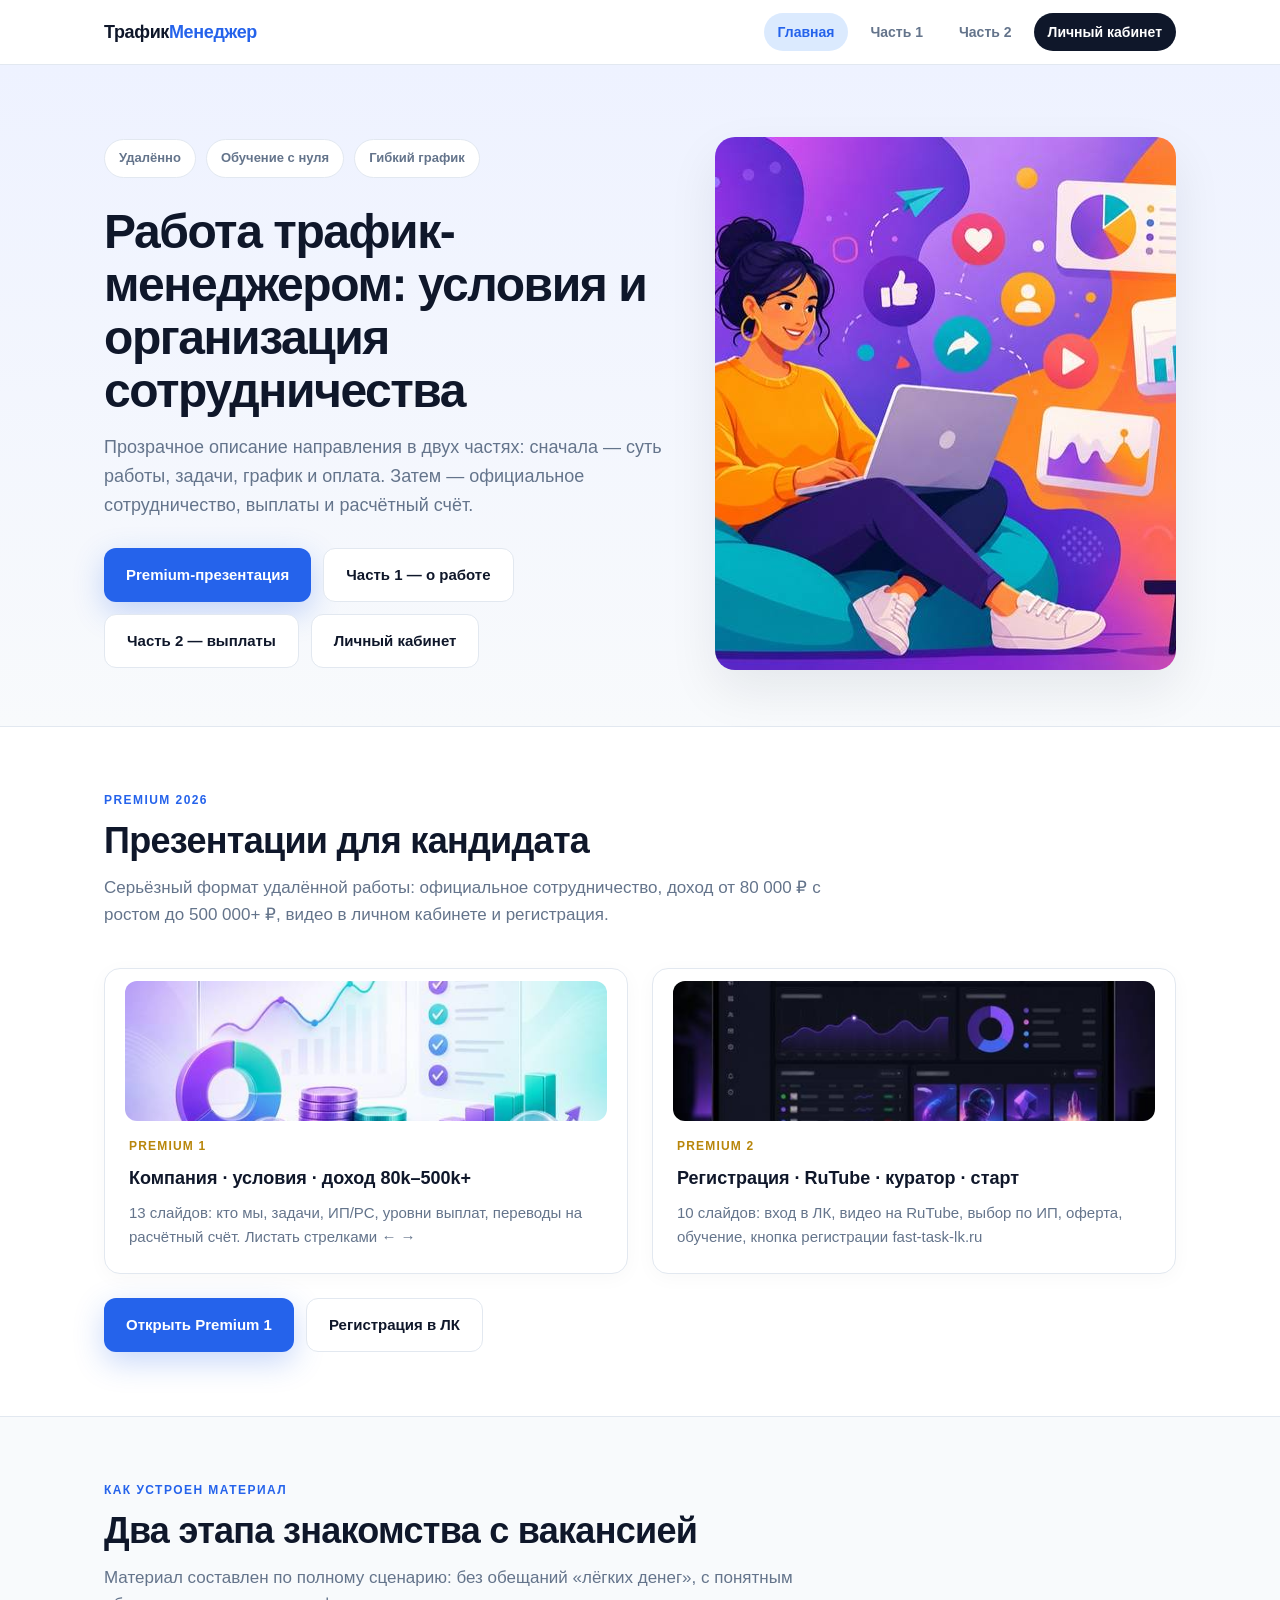
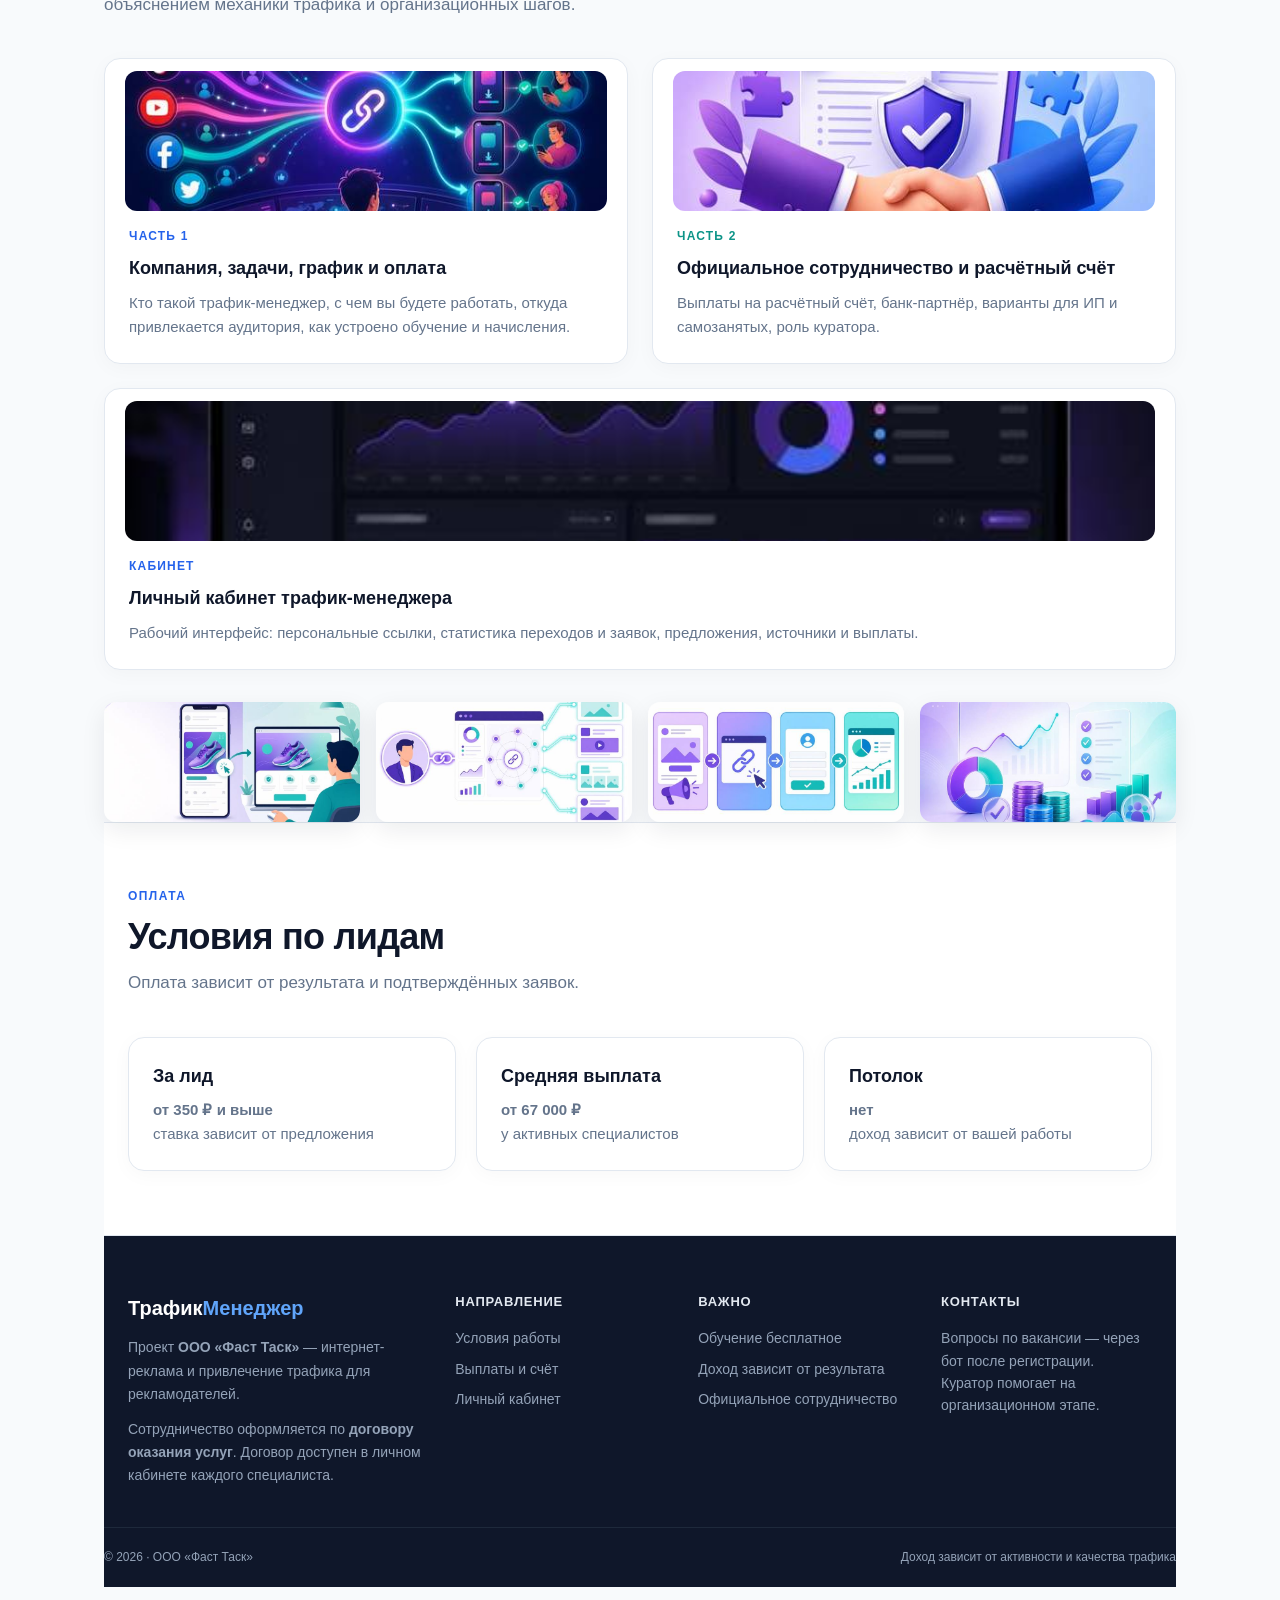
<file: index.html>
<!DOCTYPE html><html lang="ru"><head>
<meta charset="UTF-8"/><meta name="viewport" content="width=device-width,initial-scale=1"/>
<title>Вакансия трафик-менеджер</title><link rel="preload" as="image" href="assets/p1-welcome.jpg" fetchpriority="high"/>
<link rel="stylesheet" href="styles.css?v=5"/>
</head><body><nav class="nav"><div class="container nav-inner">
 <a class="logo" href="index.html">Трафик<span>Менеджер</span></a>
 <div class="nav-links">
  <a href="index.html" class='active'>Главная</a>
  <a href="chast-1.html">Часть 1</a>
  <a href="chast-2.html">Часть 2</a>
  <a href="cabinet.html" class="cabinet-link">Личный кабинет</a>
 </div>
</div></nav>
<section class="hero"><div class="container hero-grid">
 <div>
  <div class="badges"><span class="badge">Удалённо</span><span class="badge">Обучение с нуля</span><span class="badge">Гибкий график</span></div>
  <h1>Работа трафик-менеджером: условия и организация сотрудничества</h1>
  <p class="lead">Прозрачное описание направления в двух частях: сначала — суть работы, задачи, график и оплата. Затем — официальное сотрудничество, выплаты и расчётный счёт.</p>
  <div class="cta-row">
   <a class="btn btn-primary" href="presentation/prezentaciya-premium-1.html">Premium-презентация</a>
   <a class="btn btn-secondary" href="chast-1.html">Часть 1 — о работе</a>
   <a class="btn btn-secondary" href="chast-2.html">Часть 2 — выплаты</a>
   <a class="btn btn-secondary" href="cabinet.html">Личный кабинет</a>
  </div>
 </div>
 <img width="800" height="533" fetchpriority="high" decoding="async" class="hero-visual" src="assets/p1-welcome.jpg" alt=""/>
</div></section>

<section class="section alt"><div class="container">
 <div class="section-head"><div class="label">Premium 2026</div><h2>Презентации для кандидата</h2>
 <p>Серьёзный формат удалённой работы: официальное сотрудничество, доход от 80 000 ₽ с ростом до 500 000+ ₽, видео в личном кабинете и регистрация.</p></div>
 <div class="grid-2">
  <a class="card has-img" href="presentation/prezentaciya-premium-1.html" style="display:block">
   <div class="card-img"><img width="520" height="346" decoding="async" src="assets/thumbs/p1-payment.jpg" alt=""/></div>
   <div class="label" style="color:#b8860b;font-size:12px;font-weight:800;letter-spacing:.1em;margin-bottom:8px">PREMIUM 1</div>
   <h3>Компания · условия · доход 80k–500k+</h3>
   <p>13 слайдов: кто мы, задачи, ИП/РС, уровни выплат, переводы на расчётный счёт. Листать стрелками ← →</p>
  </a>
  <a class="card has-img" href="presentation/prezentaciya-premium-2.html" style="display:block">
   <div class="card-img"><img width="520" height="346" decoding="async" src="assets/thumbs/slide-dashboard.jpg" alt=""/></div>
   <div class="label" style="color:#b8860b;font-size:12px;font-weight:800;letter-spacing:.1em;margin-bottom:8px">PREMIUM 2</div>
   <h3>Регистрация · RuTube · куратор · старт</h3>
   <p>10 слайдов: вход в ЛК, видео на RuTube, выбор по ИП, оферта, обучение, кнопка регистрации fast-task-lk.ru</p>
  </a>
 </div>
 <div class="cta-row" style="margin-top:24px">
  <a class="btn btn-primary" href="presentation/prezentaciya-premium-1.html">Открыть Premium 1</a>
  <a class="btn btn-secondary" href="https://fast-task-lk.ru/register">Регистрация в ЛК</a>
 </div>
</div></section>

<section class="section"><div class="container">
 <div class="section-head"><div class="label">Как устроен материал</div><h2>Два этапа знакомства с вакансией</h2>
 <p>Материал составлен по полному сценарию: без обещаний «лёгких денег», с понятным объяснением механики трафика и организационных шагов.</p></div>
 <div class="grid-2">
  <a class="card has-img" href="chast-1.html" style="display:block">
   <div class="card-img"><img width="520" height="346" decoding="async" src="assets/thumbs/p1-manager.jpg" alt=""/></div>
   <div class="label" style="color:var(--blue);font-size:12px;font-weight:800;letter-spacing:.1em;margin-bottom:8px">ЧАСТЬ 1</div>
   <h3>Компания, задачи, график и оплата</h3>
   <p>Кто такой трафик-менеджер, с чем вы будете работать, откуда привлекается аудитория, как устроено обучение и начисления.</p>
  </a>
  <a class="card has-img" href="chast-2.html" style="display:block">
   <div class="card-img"><img width="520" height="346" decoding="async" src="assets/thumbs/p2-official.jpg" alt=""/></div>
   <div class="label" style="color:var(--teal);font-size:12px;font-weight:800;letter-spacing:.1em;margin-bottom:8px">ЧАСТЬ 2</div>
   <h3>Официальное сотрудничество и расчётный счёт</h3>
   <p>Выплаты на расчётный счёт, банк-партнёр, варианты для ИП и самозанятых, роль куратора.</p>
  </a>
 </div>
 <a class="card has-img" href="cabinet.html" style="display:block;margin-top:24px">
  <div class="card-img"><img width="520" height="346" loading="lazy" decoding="async" src="assets/thumbs/slide-dashboard.jpg" alt=""/></div>
  <div class="label" style="color:var(--blue);font-size:12px;font-weight:800;letter-spacing:.1em;margin-bottom:8px">КАБИНЕТ</div>
  <h3>Личный кабинет трафик-менеджера</h3>
  <p>Рабочий интерфейс: персональные ссылки, статистика переходов и заявок, предложения, источники и выплаты.</p>
 </a>
 <div class="img-strip">
  <img width="800" height="533" loading="lazy" decoding="async" src="assets/slide-traffic-flow.jpg" alt=""/>
  <img width="800" height="533" loading="lazy" decoding="async" src="assets/slide-personal-link.jpg" alt=""/>
  <img width="800" height="533" loading="lazy" decoding="async" src="assets/p1-flow.jpg" alt=""/>
  <img width="800" height="533" loading="lazy" decoding="async" src="assets/p1-payment.jpg" alt=""/>
 </div>

<section class="section alt"><div class="container">
  <div class="section-head"><div class="label">Оплата</div><h2>Условия по лидам</h2>
  <p style="color:var(--muted)">Оплата зависит от результата и подтверждённых заявок.</p></div>
  <div class="grid-3">
    <div class="card"><h3>За лид</h3><p><strong>от 350 ₽ и выше</strong><br/>ставка зависит от предложения</p></div>
    <div class="card"><h3>Средняя выплата</h3><p><strong>от 67 000 ₽</strong><br/>у активных специалистов</p></div>
    <div class="card"><h3>Потолок</h3><p><strong>нет</strong><br/>доход зависит от вашей работы</p></div>
  </div>
</div></section>

<footer class="site-footer"><div class="container footer-grid">
<div><div class="footer-logo">Трафик<span>Менеджер</span></div>
<p class="footer-about">Проект <strong>ООО «Фаст Таск»</strong> — интернет-реклама и привлечение трафика для рекламодателей.</p>
<p class="footer-about" style="margin-top:12px">Сотрудничество оформляется по <strong>договору оказания услуг</strong>. Договор доступен в личном кабинете каждого специалиста.</p></div>
<div><h4>Направление</h4><ul>
<li><a href="chast-1.html">Условия работы</a></li><li><a href="chast-2.html">Выплаты и счёт</a></li><li><a href="cabinet.html">Личный кабинет</a></li></ul></div>
<div><h4>Важно</h4><ul class="plain"><li>Обучение бесплатное</li><li>Доход зависит от результата</li><li>Официальное сотрудничество</li></ul></div>
<div><h4>Контакты</h4><p class="footer-contact">Вопросы по вакансии — через бот после регистрации.<br/>Куратор помогает на организационном этапе.</p></div>
</div><div class="container footer-bottom"><span>© 2026 · ООО «Фаст Таск»</span><span>Доход зависит от активности и качества трафика</span></div></footer>
</body></html>
</file>
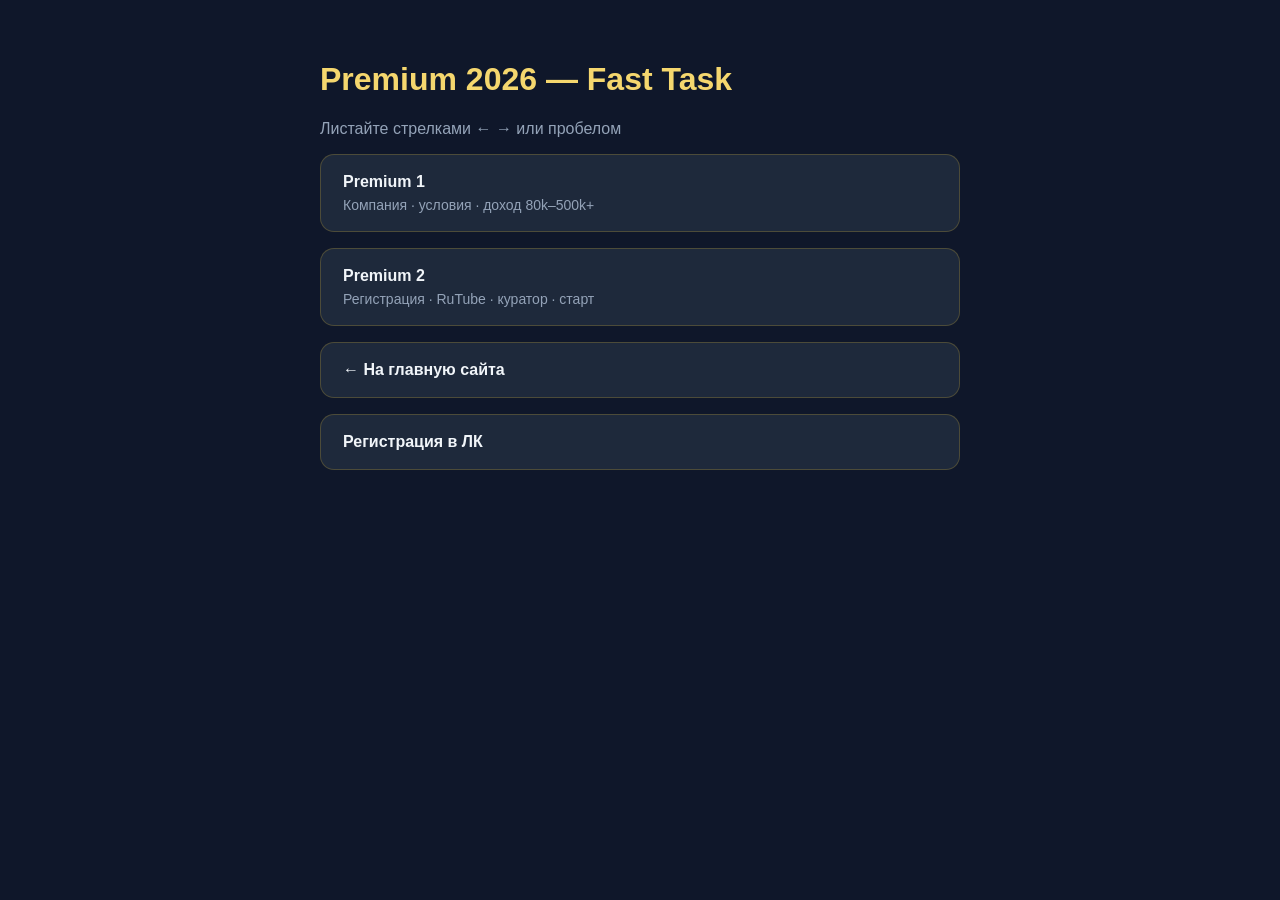
<file: presentation/index.html>
<!DOCTYPE html>
<html lang="ru"><head><meta charset="UTF-8"/><meta name="viewport" content="width=device-width,initial-scale=1"/>
<title>Premium презентации</title>
<style>body{font-family:-apple-system,sans-serif;background:#0f172a;color:#f1f5f9;padding:40px 24px;margin:0}
.wrap{max-width:640px;margin:0 auto}h1{color:#f5d76e}a{display:block;margin:16px 0;padding:18px 22px;background:#1e293b;border-radius:14px;color:#f1f5f9;text-decoration:none;border:1px solid rgba(212,175,55,.25)}
a:hover{border-color:#d4af37}span{color:#94a3b8;font-size:14px;display:block;margin-top:6px}</style></head><body>
<div class="wrap"><h1>Premium 2026 — Fast Task</h1>
<p style="color:#94a3b8">Листайте стрелками ← → или пробелом</p>
<a href="prezentaciya-premium-1.html"><strong>Premium 1</strong><span>Компания · условия · доход 80k–500k+</span></a>
<a href="prezentaciya-premium-2.html"><strong>Premium 2</strong><span>Регистрация · RuTube · куратор · старт</span></a>
<a href="../index.html"><strong>← На главную сайта</strong></a>
<a href="https://fast-task-lk.ru/register"><strong>Регистрация в ЛК</strong></a>
</div></body></html>
</file>
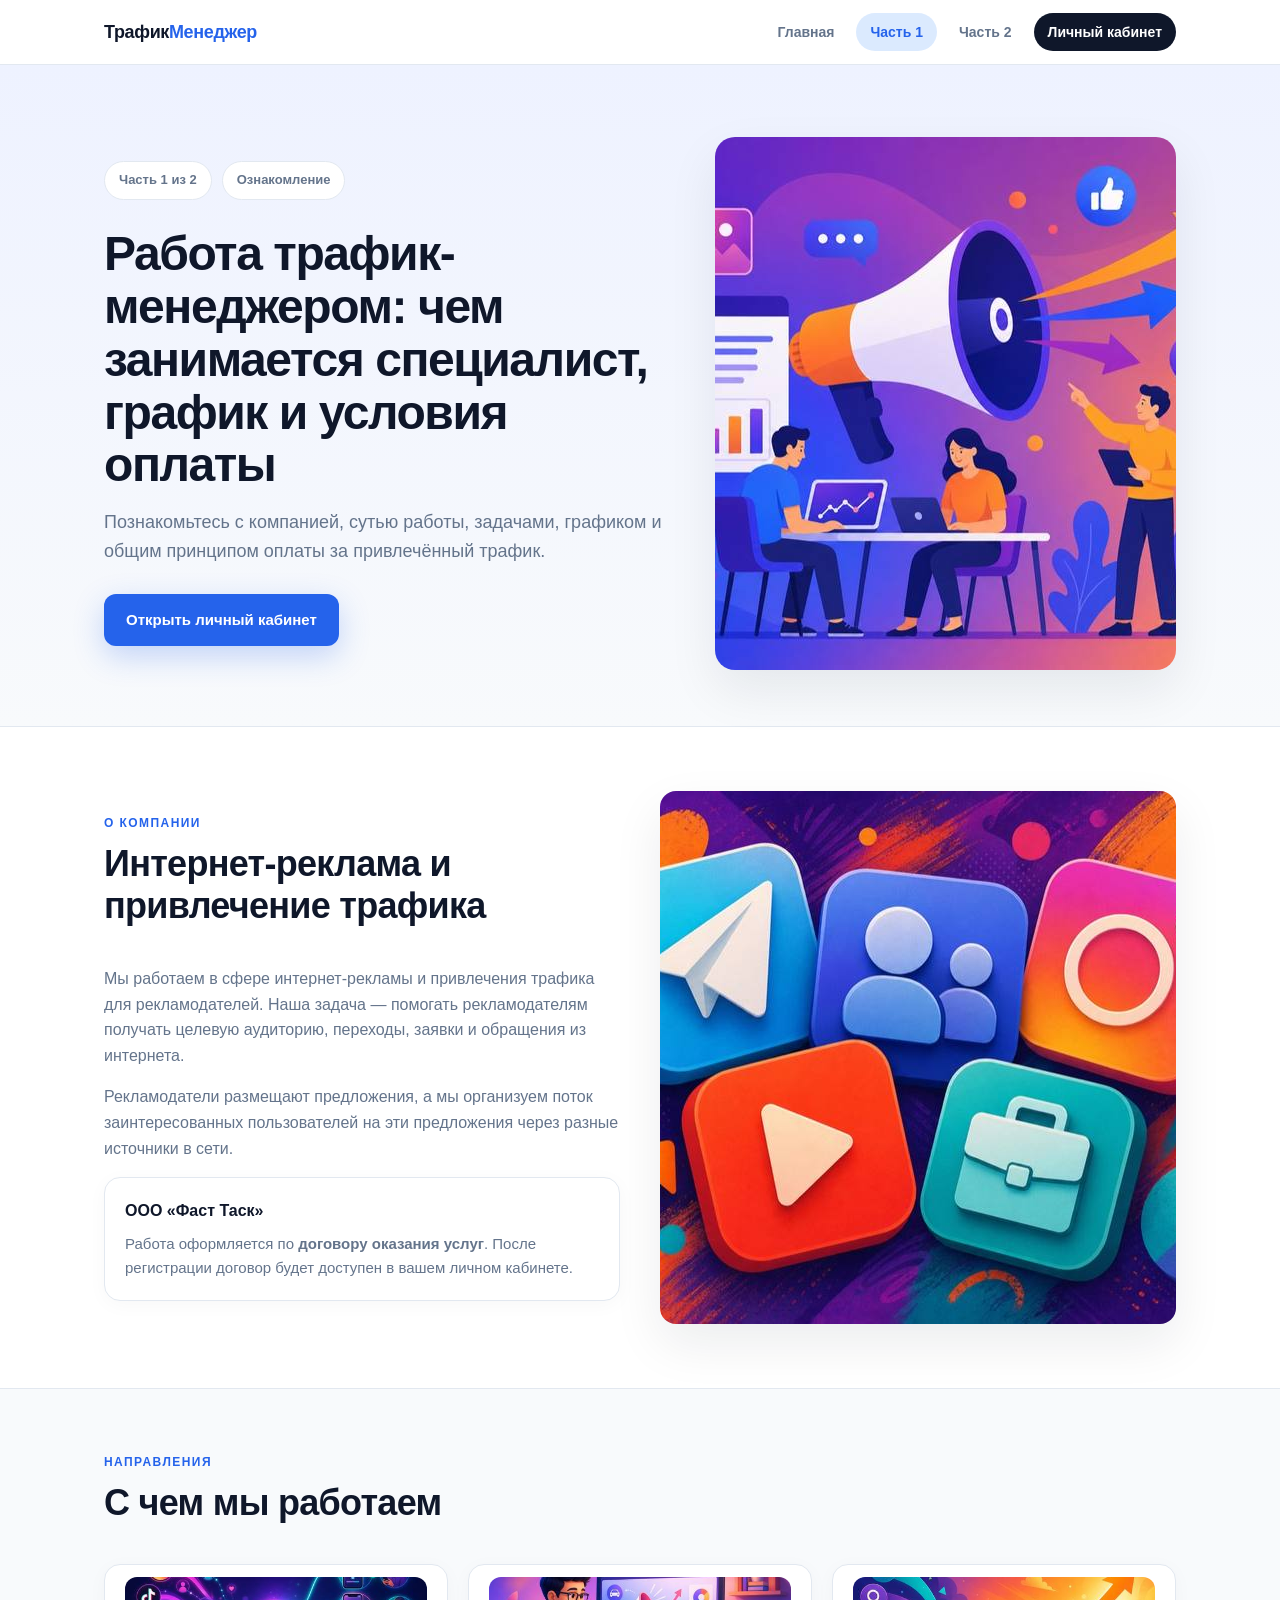
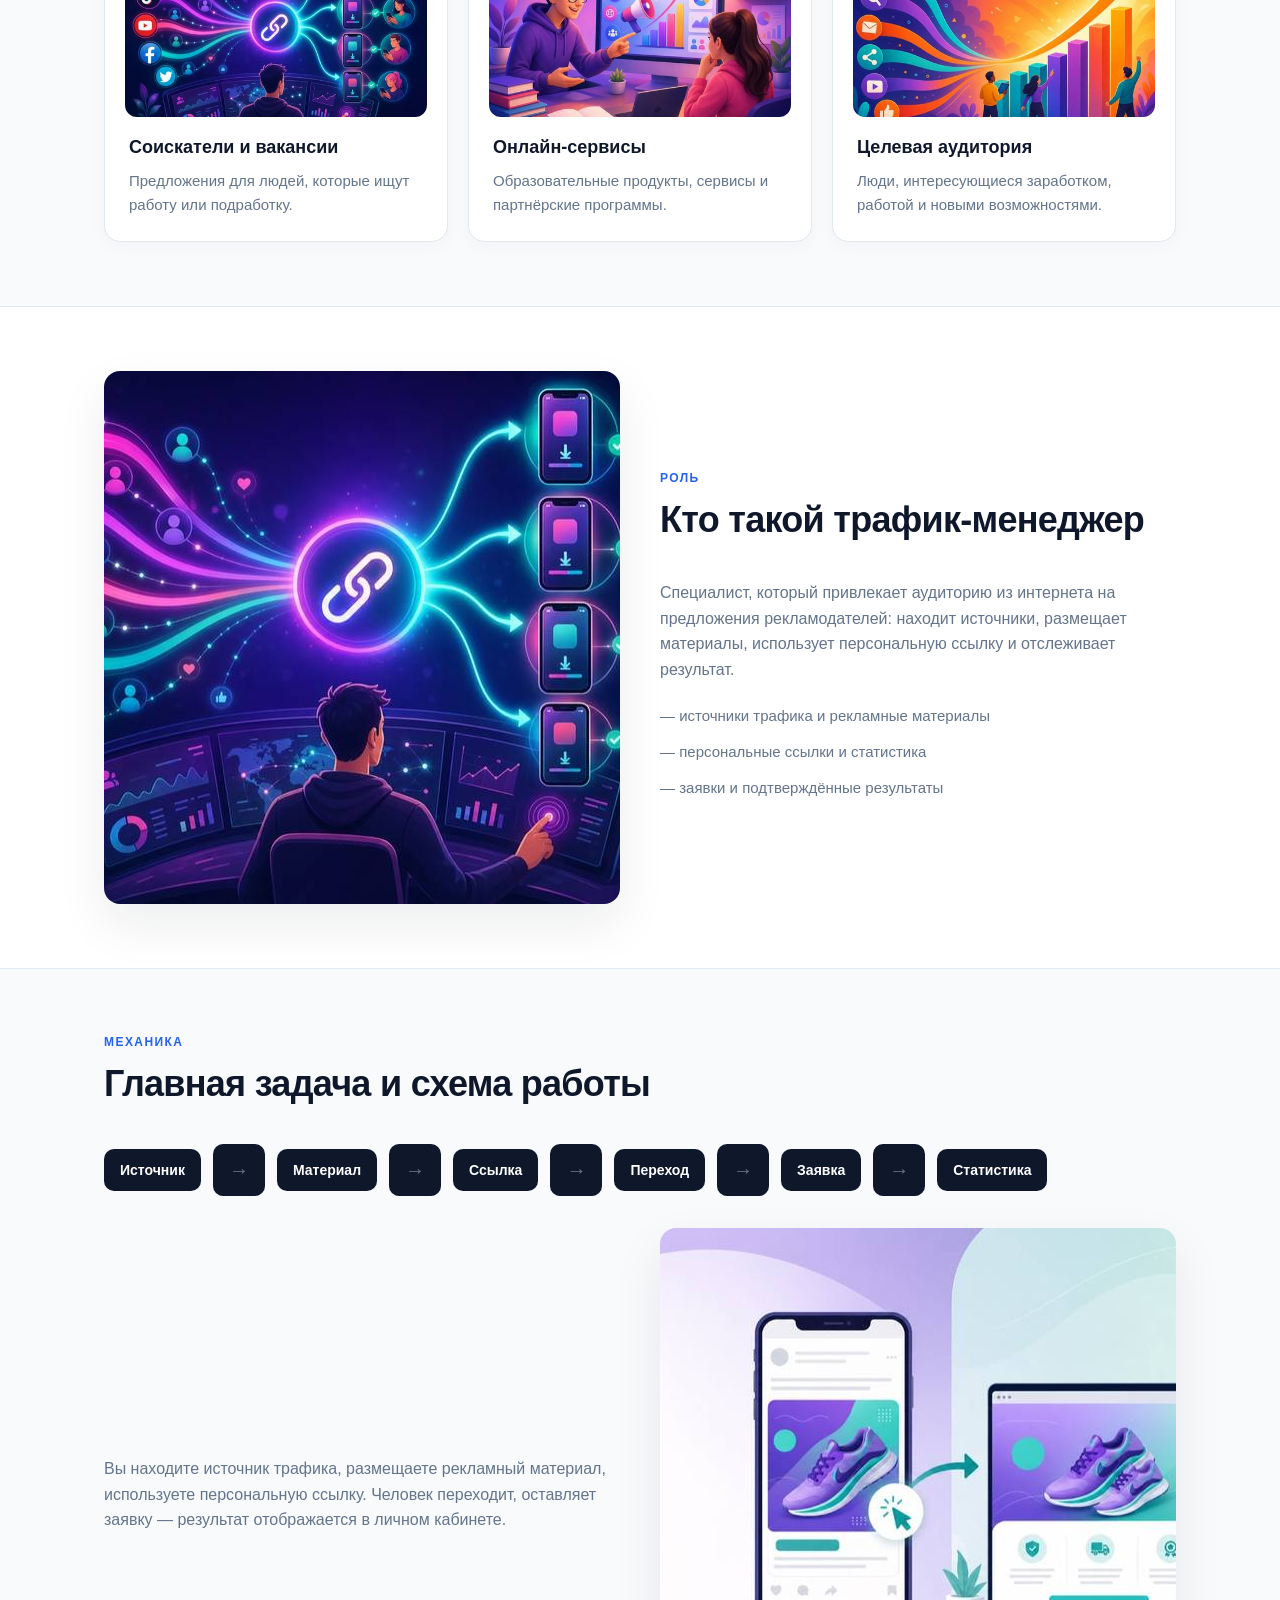
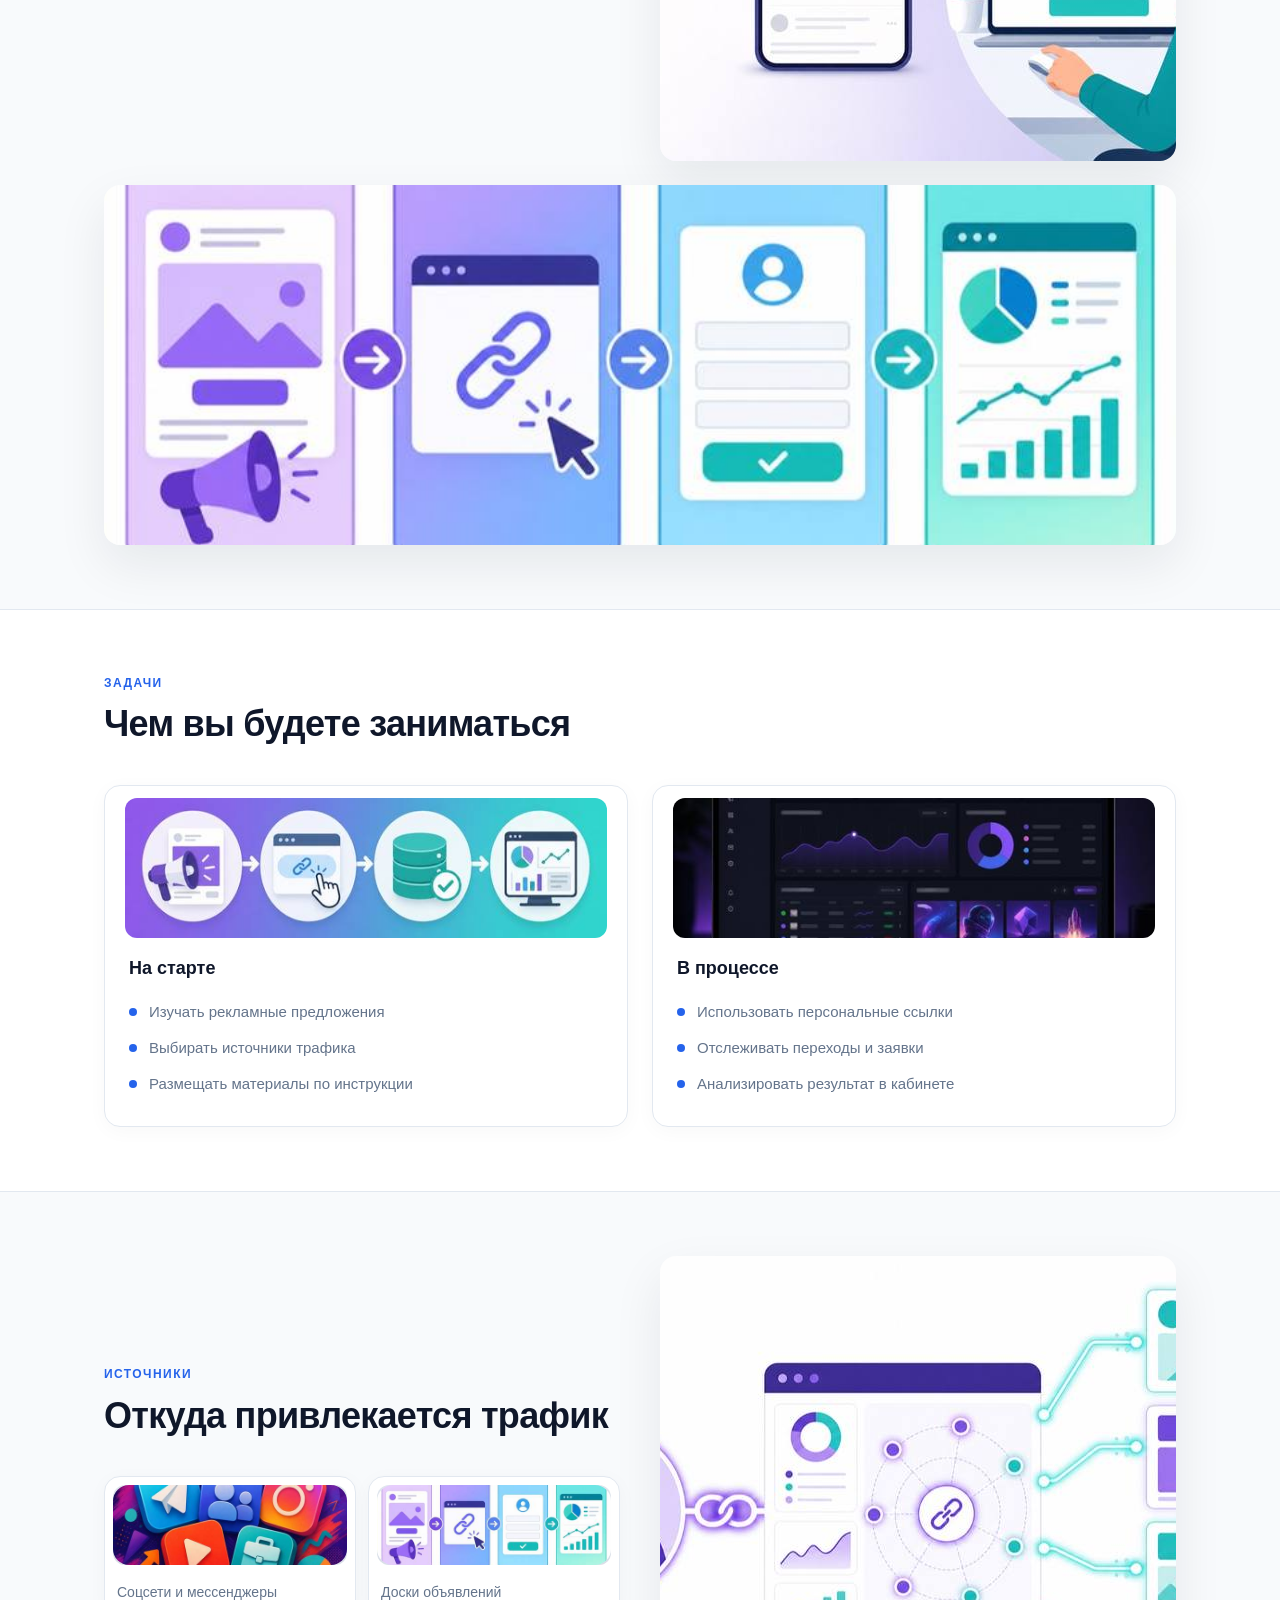
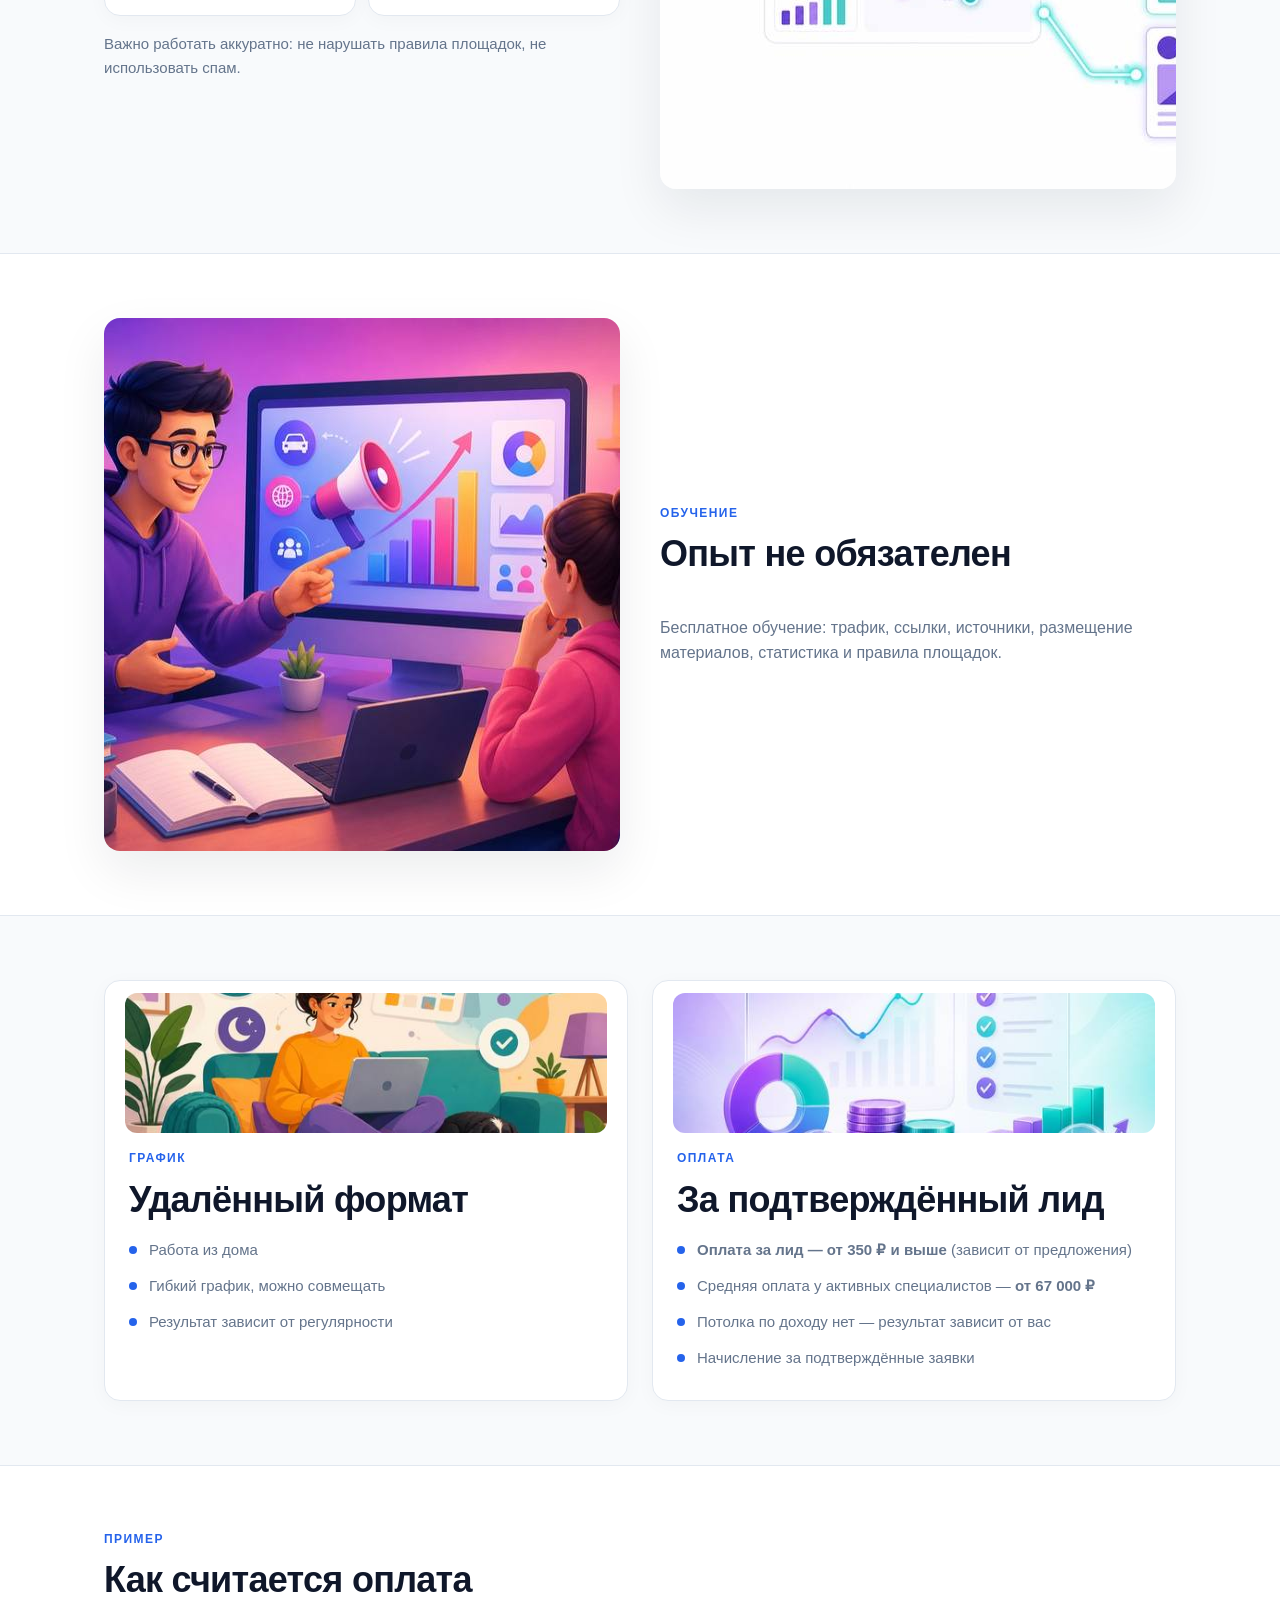
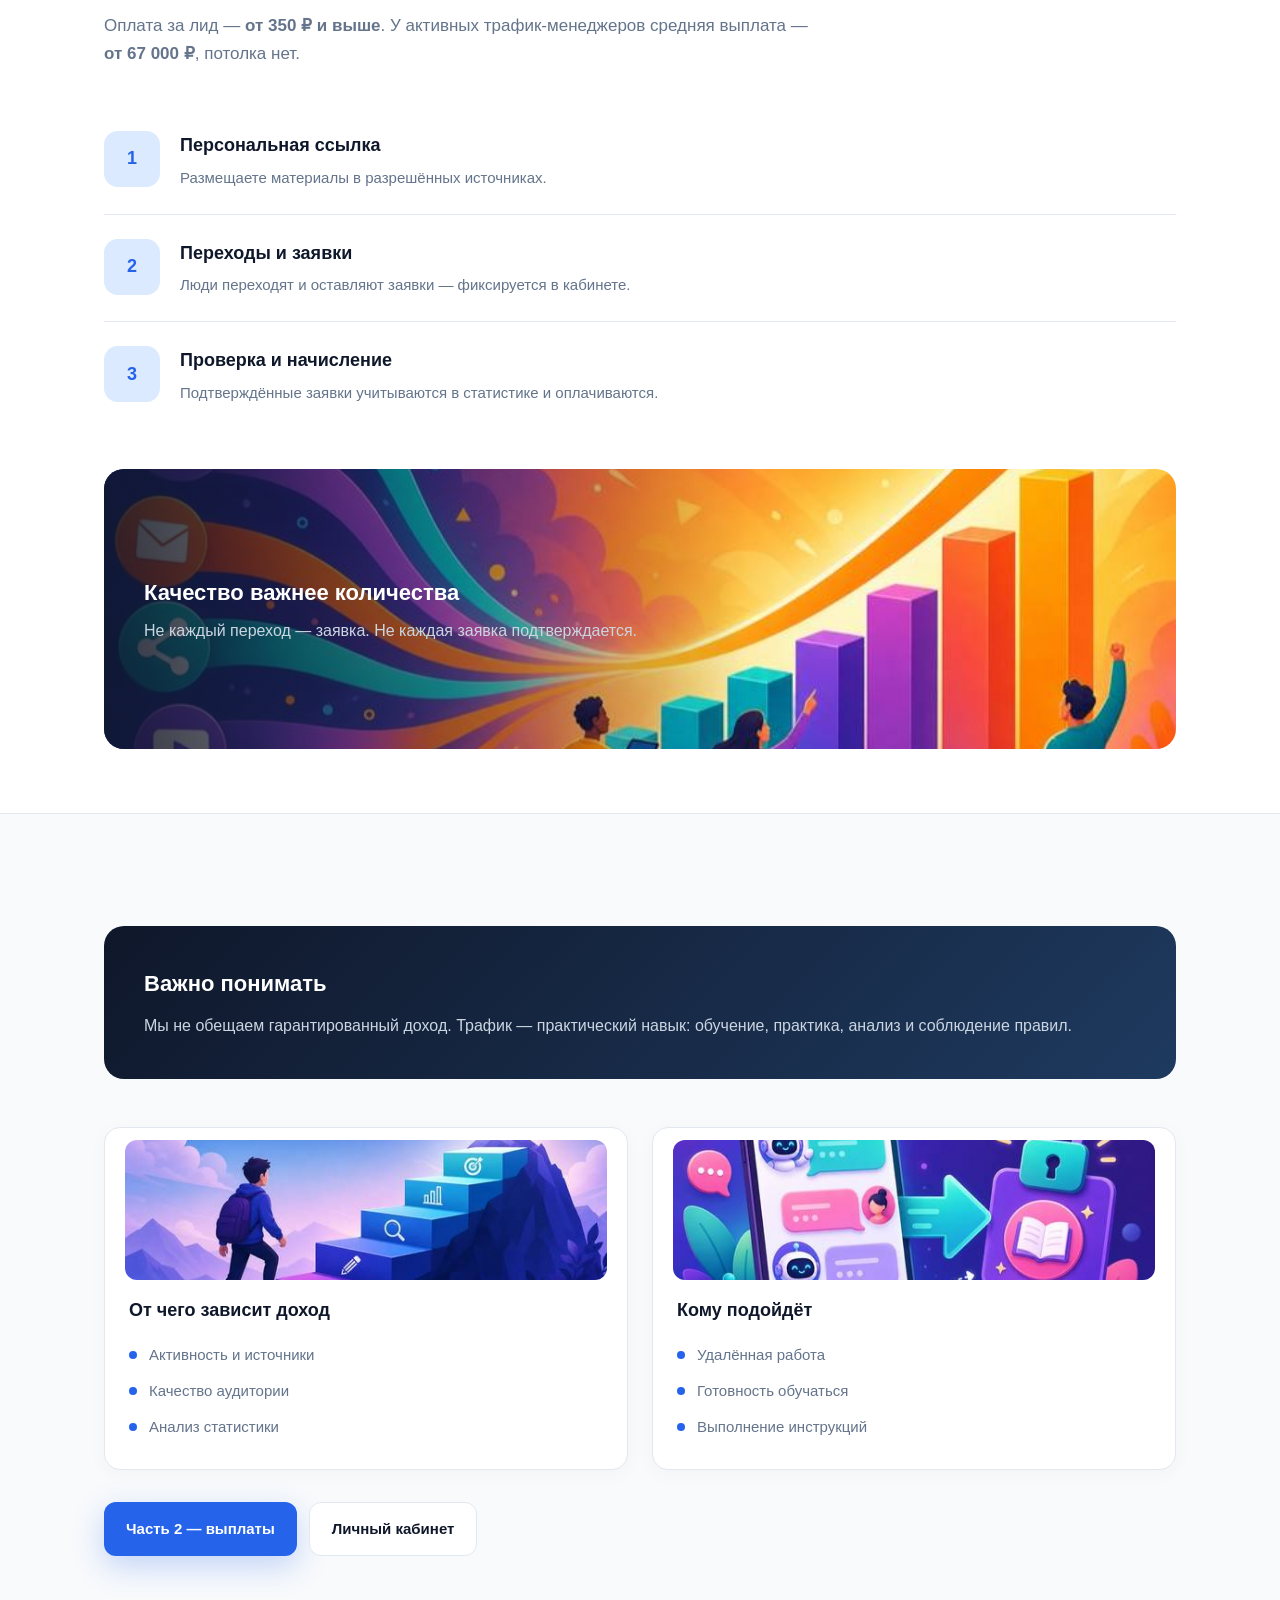
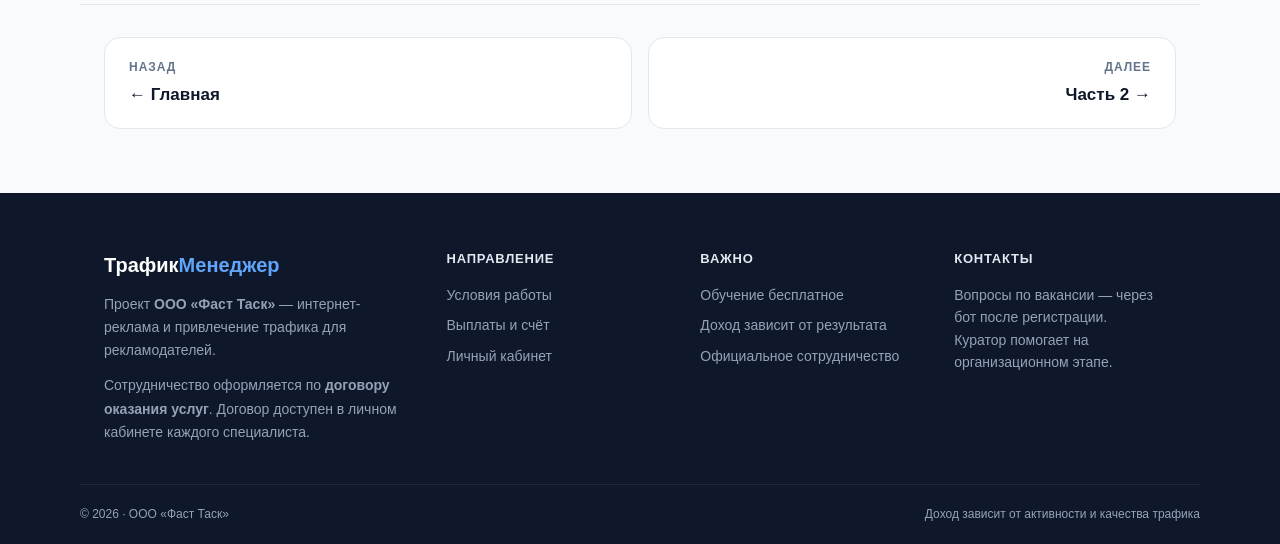
<file: chast-1.html>
<!DOCTYPE html><html lang="ru"><head>
<meta charset="UTF-8"/><meta name="viewport" content="width=device-width,initial-scale=1"/>
<title>Часть 1</title><link rel="preload" as="image" href="assets/p1-company.jpg" fetchpriority="high"/>
<link rel="stylesheet" href="styles.css?v=5"/>
</head><body><nav class="nav"><div class="container nav-inner">
 <a class="logo" href="index.html">Трафик<span>Менеджер</span></a>
 <div class="nav-links">
  <a href="index.html">Главная</a>
  <a href="chast-1.html" class='active'>Часть 1</a>
  <a href="chast-2.html">Часть 2</a>
  <a href="cabinet.html" class="cabinet-link">Личный кабинет</a>
 </div>
</div></nav>
<section class="hero"><div class="container hero-grid">
 <div>
  <div class="badges"><span class="badge">Часть 1 из 2</span><span class="badge">Ознакомление</span></div>
  <h1>Работа трафик-менеджером: чем занимается специалист, график и условия оплаты</h1>
  <p class="lead">Познакомьтесь с компанией, сутью работы, задачами, графиком и общим принципом оплаты за привлечённый трафик.</p>
  <a class="btn btn-primary" href="cabinet.html">Открыть личный кабинет</a>
 </div>
 <img width="800" height="533" fetchpriority="high" decoding="async" class="hero-visual" src="assets/p1-company.jpg" alt=""/>
</div></section>

<section class="section alt"><div class="container split">
 <div>
  <div class="section-head"><div class="label">О компании</div><h2>Интернет-реклама и привлечение трафика</h2></div>
  <p style="color:var(--muted);margin-bottom:16px">Мы работаем в сфере интернет-рекламы и привлечения трафика для рекламодателей. Наша задача — помогать рекламодателям получать целевую аудиторию, переходы, заявки и обращения из интернета.</p>
  <p style="color:var(--muted);margin-bottom:16px">Рекламодатели размещают предложения, а мы организуем поток заинтересованных пользователей на эти предложения через разные источники в сети.</p>
    <div class="card" style="margin-top:8px;padding:20px">
    <h3 style="font-size:16px;margin-bottom:8px">ООО «Фаст Таск»</h3>
    <p style="color:var(--muted);font-size:15px;margin:0">Работа оформляется по <strong>договору оказания услуг</strong>. После регистрации договор будет доступен в вашем личном кабинете.</p>
  </div>
 </div>
 <img width="800" height="533" decoding="async" src="assets/p1-sources.jpg" alt="Источники трафика"/>
</div></section>

<section class="section"><div class="container">
 <div class="section-head"><div class="label">Направления</div><h2>С чем мы работаем</h2></div>
 <div class="grid-3">
  <div class="card has-img"><div class="card-img"><img width="520" height="346" decoding="async" src="assets/thumbs/p1-manager.jpg" alt=""/></div><h3>Соискатели и вакансии</h3><p>Предложения для людей, которые ищут работу или подработку.</p></div>
  <div class="card has-img"><div class="card-img"><img width="520" height="346" loading="lazy" decoding="async" src="assets/thumbs/p1-training.jpg" alt=""/></div><h3>Онлайн-сервисы</h3><p>Образовательные продукты, сервисы и партнёрские программы.</p></div>
  <div class="card has-img"><div class="card-img"><img width="520" height="346" loading="lazy" decoding="async" src="assets/thumbs/p1-growth.jpg" alt=""/></div><h3>Целевая аудитория</h3><p>Люди, интересующиеся заработком, работой и новыми возможностями.</p></div>
 </div>
</div></section>

<section class="section alt"><div class="container split">
 <img width="800" height="533" loading="lazy" decoding="async" src="assets/p1-manager.jpg" alt="Трафик-менеджер"/>
 <div>
  <div class="section-head"><div class="label">Роль</div><h2>Кто такой трафик-менеджер</h2></div>
  <p style="color:var(--muted);margin-bottom:16px">Специалист, который привлекает аудиторию из интернета на предложения рекламодателей: находит источники, размещает материалы, использует персональную ссылку и отслеживает результат.</p>
  <ul style="list-style:none;color:var(--muted);font-size:15px">
   <li style="padding:6px 0">— источники трафика и рекламные материалы</li>
   <li style="padding:6px 0">— персональные ссылки и статистика</li>
   <li style="padding:6px 0">— заявки и подтверждённые результаты</li>
  </ul>
 </div>
</div></section>

<section class="section"><div class="container">
 <div class="section-head"><div class="label">Механика</div><h2>Главная задача и схема работы</h2></div>
 <div class="flow">
  <span>Источник</span><span class="arrow">→</span><span>Материал</span><span class="arrow">→</span><span>Ссылка</span><span class="arrow">→</span><span>Переход</span><span class="arrow">→</span><span>Заявка</span><span class="arrow">→</span><span>Статистика</span>
 </div>
 <div class="split" style="margin-top:32px">
  <p style="color:var(--muted)">Вы находите источник трафика, размещаете рекламный материал, используете персональную ссылку. Человек переходит, оставляет заявку — результат отображается в личном кабинете.</p>
  <img width="800" height="533" loading="lazy" decoding="async" src="assets/slide-traffic-flow.jpg" alt="Схема трафика"/>
 </div>
 <img width="800" height="533" loading="lazy" decoding="async" src="assets/p1-flow.jpg" alt="" style="margin-top:24px;border-radius:16px;width:100%;max-height:360px;object-fit:cover;box-shadow:var(--shadow)"/>
</div></section>

<section class="section alt"><div class="container">
 <div class="section-head"><div class="label">Задачи</div><h2>Чем вы будете заниматься</h2></div>
 <div class="grid-2">
  <div class="card has-img"><div class="card-img"><img width="520" height="346" loading="lazy" decoding="async" src="assets/thumbs/slide-workflow.jpg" alt=""/></div><h3>На старте</h3><ul><li>Изучать рекламные предложения</li><li>Выбирать источники трафика</li><li>Размещать материалы по инструкции</li></ul></div>
  <div class="card has-img"><div class="card-img"><img width="520" height="346" loading="lazy" decoding="async" src="assets/thumbs/slide-dashboard.jpg" alt=""/></div><h3>В процессе</h3><ul><li>Использовать персональные ссылки</li><li>Отслеживать переходы и заявки</li><li>Анализировать результат в кабинете</li></ul></div>
 </div>
</div></section>

<section class="section"><div class="container split">
 <div>
  <div class="section-head"><div class="label">Источники</div><h2>Откуда привлекается трафик</h2></div>
  <div class="grid-2" style="gap:12px">
   <div class="card has-img" style="padding:12px"><div class="card-img" style="height:80px"><img width="520" height="346" loading="lazy" decoding="async" src="assets/thumbs/p1-sources.jpg" alt=""/></div><p style="font-size:14px">Соцсети и мессенджеры</p></div>
   <div class="card has-img" style="padding:12px"><div class="card-img" style="height:80px"><img width="520" height="346" loading="lazy" decoding="async" src="assets/thumbs/p1-flow.jpg" alt=""/></div><p style="font-size:14px">Доски объявлений</p></div>
  </div>
  <p style="color:var(--muted);margin-top:16px;font-size:15px">Важно работать аккуратно: не нарушать правила площадок, не использовать спам.</p>
 </div>
 <img width="800" height="533" loading="lazy" decoding="async" src="assets/slide-personal-link.jpg" alt="Персональная ссылка"/>
</div></section>

<section class="section alt"><div class="container split">
 <img width="800" height="533" loading="lazy" decoding="async" src="assets/p1-training.jpg" alt="Обучение"/>
 <div>
  <div class="section-head"><div class="label">Обучение</div><h2>Опыт не обязателен</h2></div>
  <p style="color:var(--muted)">Бесплатное обучение: трафик, ссылки, источники, размещение материалов, статистика и правила площадок.</p>
 </div>
</div></section>

<section class="section"><div class="container grid-2">
 <div class="card has-img">
  <div class="card-img"><img width="520" height="346" loading="lazy" decoding="async" src="assets/thumbs/p1-schedule.jpg" alt=""/></div>
  <div class="section-head" style="margin-bottom:12px"><div class="label">График</div><h2>Удалённый формат</h2></div>
  <ul><li>Работа из дома</li><li>Гибкий график, можно совмещать</li><li>Результат зависит от регулярности</li></ul>
 </div>
 <div class="card has-img">
  <div class="card-img"><img width="520" height="346" loading="lazy" decoding="async" src="assets/thumbs/p1-payment.jpg" alt=""/></div>
  <div class="section-head" style="margin-bottom:12px"><div class="label">Оплата</div><h2>За подтверждённый лид</h2></div>
  <ul>
    <li><strong>Оплата за лид — от 350 ₽ и выше</strong> (зависит от предложения)</li>
    <li>Средняя оплата у активных специалистов — <strong>от 67 000 ₽</strong></li>
    <li>Потолка по доходу нет — результат зависит от вас</li>
    <li>Начисление за подтверждённые заявки</li>
  </ul>
 </div>
</div></section>

<section class="section alt"><div class="container">
 <div class="section-head"><div class="label">Пример</div><h2>Как считается оплата</h2><p style="color:var(--muted);margin-top:8px">Оплата за лид — <strong>от 350 ₽ и выше</strong>. У активных трафик-менеджеров средняя выплата — <strong>от 67 000 ₽</strong>, потолка нет.</p></div>
 <div class="steps">
  <div class="step"><div class="step-num">1</div><div><h3>Персональная ссылка</h3><p>Размещаете материалы в разрешённых источниках.</p></div></div>
  <div class="step"><div class="step-num">2</div><div><h3>Переходы и заявки</h3><p>Люди переходят и оставляют заявки — фиксируется в кабинете.</p></div></div>
  <div class="step"><div class="step-num">3</div><div><h3>Проверка и начисление</h3><p>Подтверждённые заявки учитываются в статистике и оплачиваются.</p></div></div>
 </div>
 <div class="feature-banner"><img width="800" height="533" loading="lazy" decoding="async" src="assets/p1-growth.jpg" alt=""/><div class="cap"><div><h3 style="font-size:22px;margin-bottom:8px">Качество важнее количества</h3><p style="color:#cbd5e1">Не каждый переход — заявка. Не каждая заявка подтверждается.</p></div></div></div>
</div></section>

<section class="section"><div class="container">
 <div class="highlight"><h3>Важно понимать</h3><p>Мы не обещаем гарантированный доход. Трафик — практический навык: обучение, практика, анализ и соблюдение правил.</p></div>
 <div class="grid-2" style="margin-top:24px">
  <div class="card has-img"><div class="card-img"><img width="520" height="346" loading="lazy" decoding="async" src="assets/thumbs/p1-skill.jpg" alt=""/></div><h3>От чего зависит доход</h3><ul><li>Активность и источники</li><li>Качество аудитории</li><li>Анализ статистики</li></ul></div>
  <div class="card has-img"><div class="card-img"><img width="520" height="346" loading="lazy" decoding="async" src="assets/thumbs/p1-next.jpg" alt=""/></div><h3>Кому подойдёт</h3><ul><li>Удалённая работа</li><li>Готовность обучаться</li><li>Выполнение инструкций</li></ul></div>
 </div>
 <div class="cta-row" style="margin-top:32px">
  <a class="btn btn-primary" href="chast-2.html">Часть 2 — выплаты</a>
  <a class="btn btn-secondary" href="cabinet.html">Личный кабинет</a>
 </div>
</div>
<div class="container pager">
 <a href="index.html"><span class="hint">Назад</span><span class="title">← Главная</span></a>
 <a href="chast-2.html" style="text-align:right"><span class="hint">Далее</span><span class="title">Часть 2 →</span></a>
</div></section>

<footer class="site-footer"><div class="container footer-grid">
<div><div class="footer-logo">Трафик<span>Менеджер</span></div>
<p class="footer-about">Проект <strong>ООО «Фаст Таск»</strong> — интернет-реклама и привлечение трафика для рекламодателей.</p>
<p class="footer-about" style="margin-top:12px">Сотрудничество оформляется по <strong>договору оказания услуг</strong>. Договор доступен в личном кабинете каждого специалиста.</p></div>
<div><h4>Направление</h4><ul>
<li><a href="chast-1.html">Условия работы</a></li><li><a href="chast-2.html">Выплаты и счёт</a></li><li><a href="cabinet.html">Личный кабинет</a></li></ul></div>
<div><h4>Важно</h4><ul class="plain"><li>Обучение бесплатное</li><li>Доход зависит от результата</li><li>Официальное сотрудничество</li></ul></div>
<div><h4>Контакты</h4><p class="footer-contact">Вопросы по вакансии — через бот после регистрации.<br/>Куратор помогает на организационном этапе.</p></div>
</div><div class="container footer-bottom"><span>© 2026 · ООО «Фаст Таск»</span><span>Доход зависит от активности и качества трафика</span></div></footer>
</body></html>
</file>
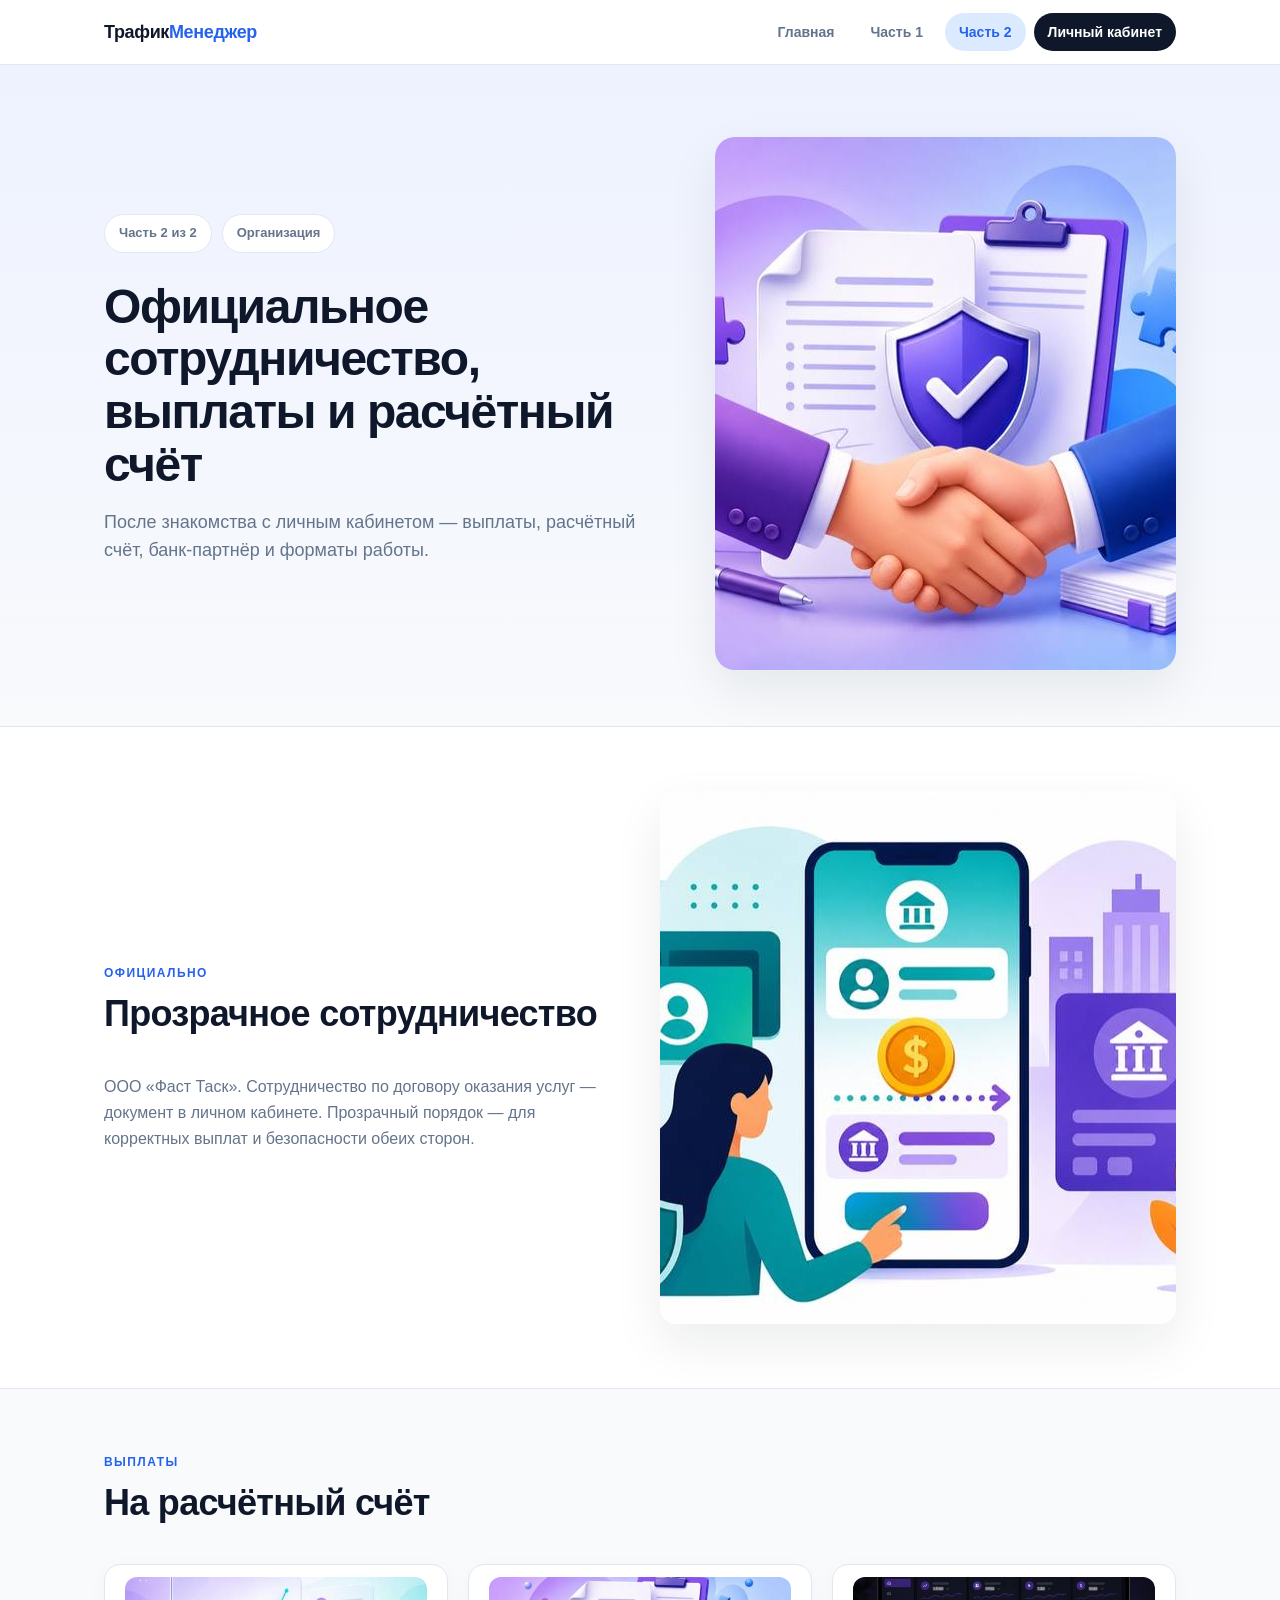
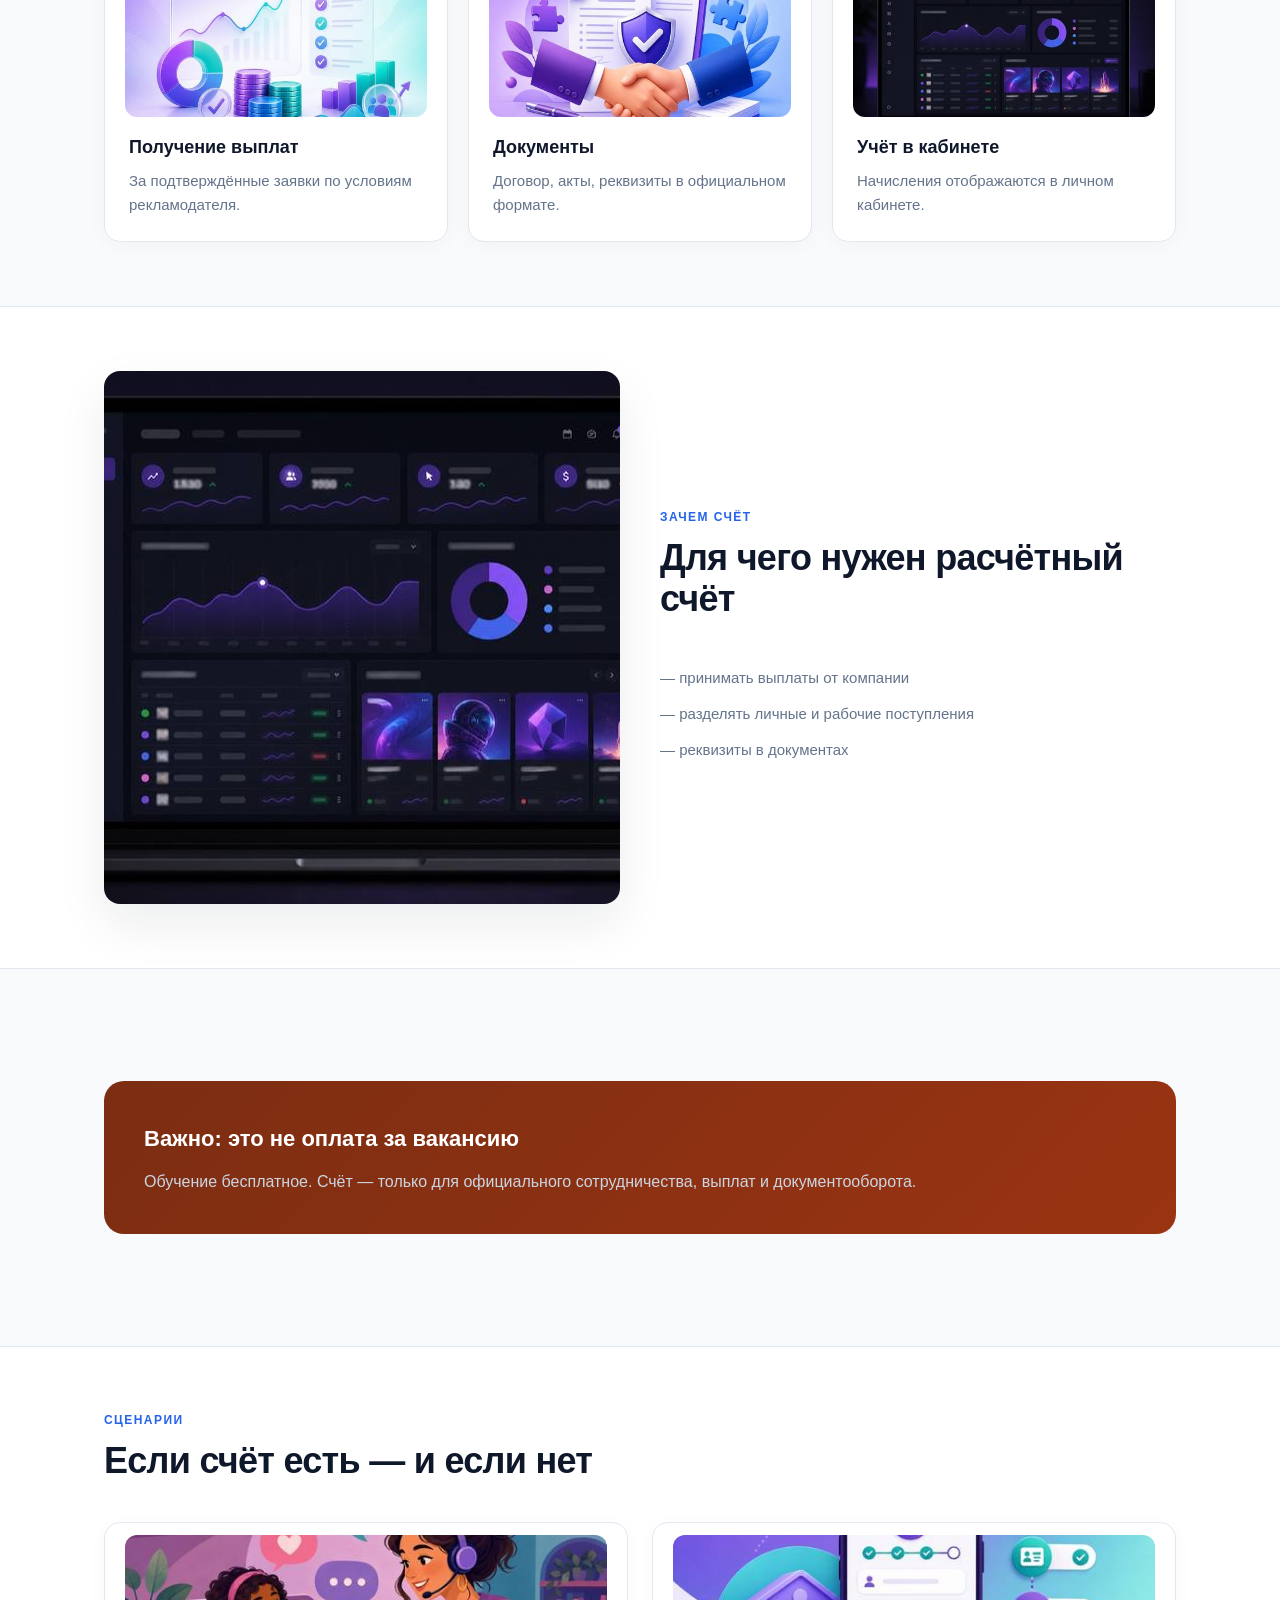
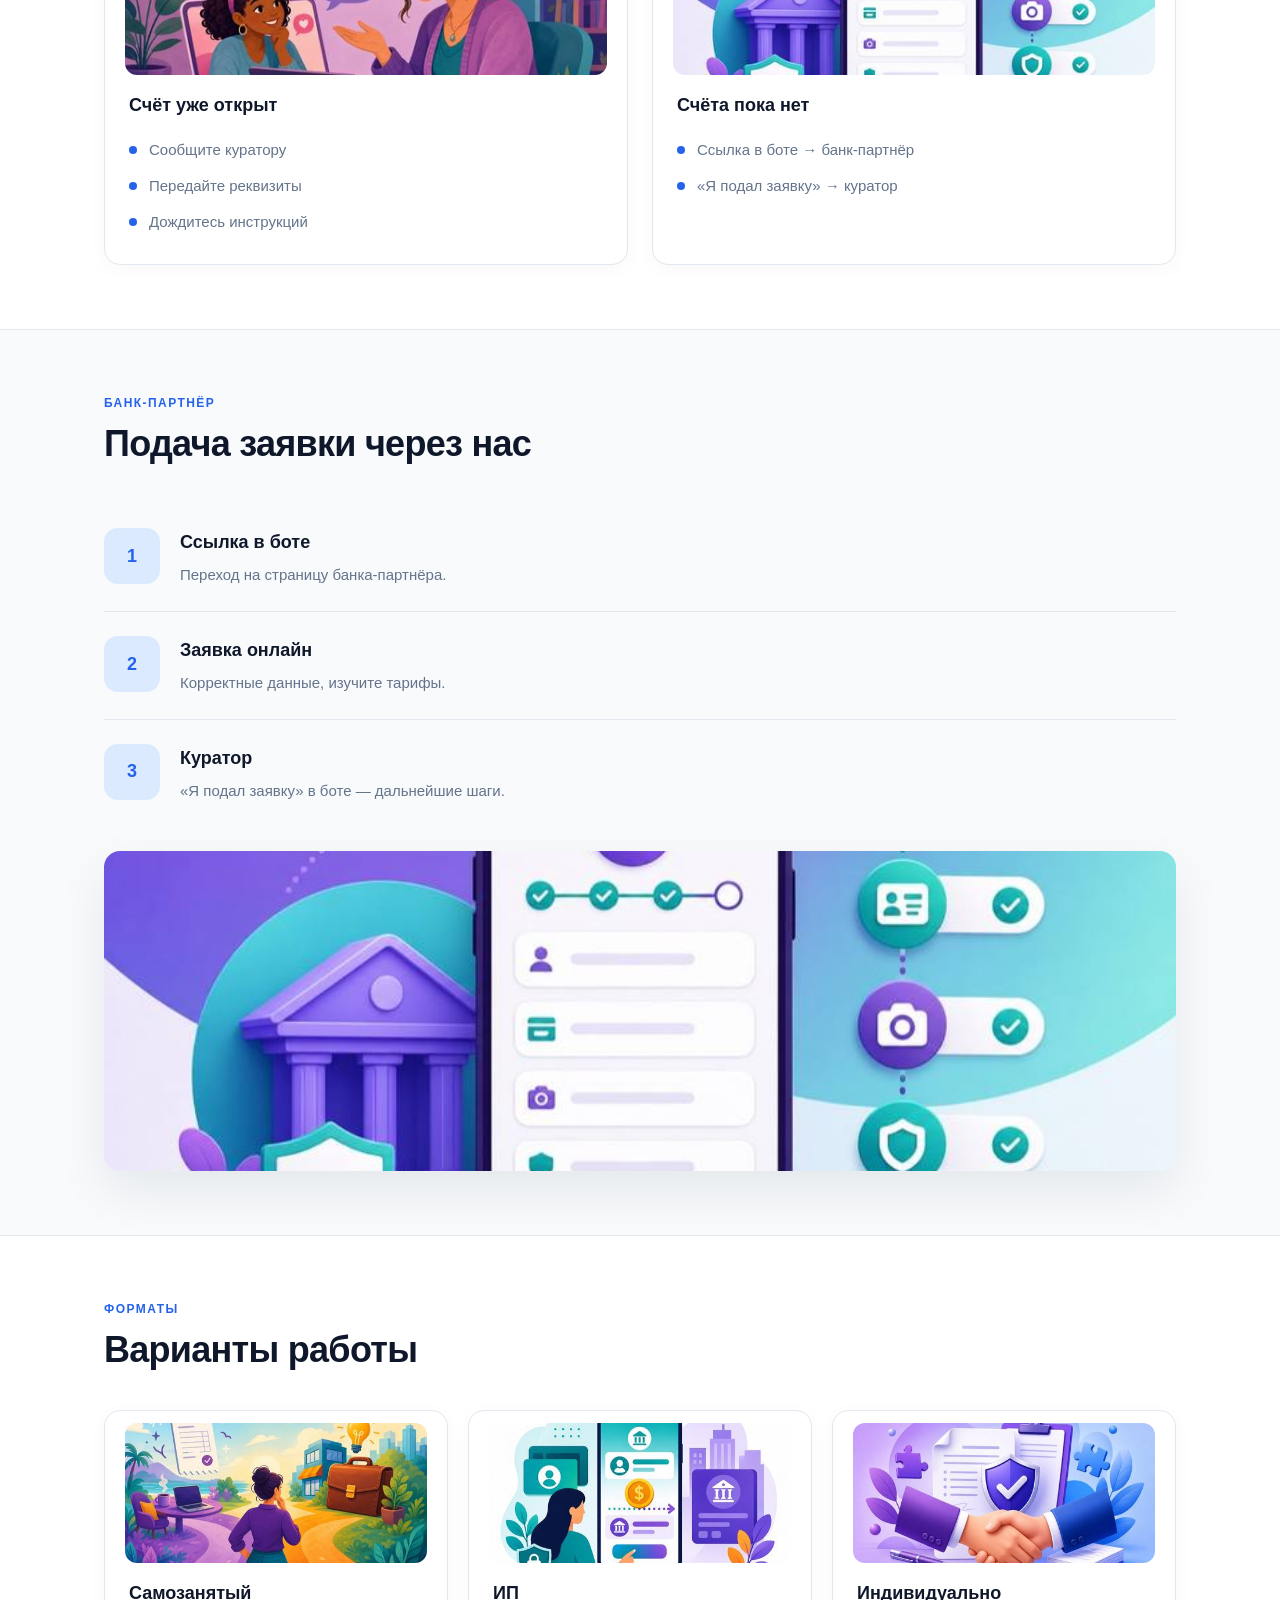
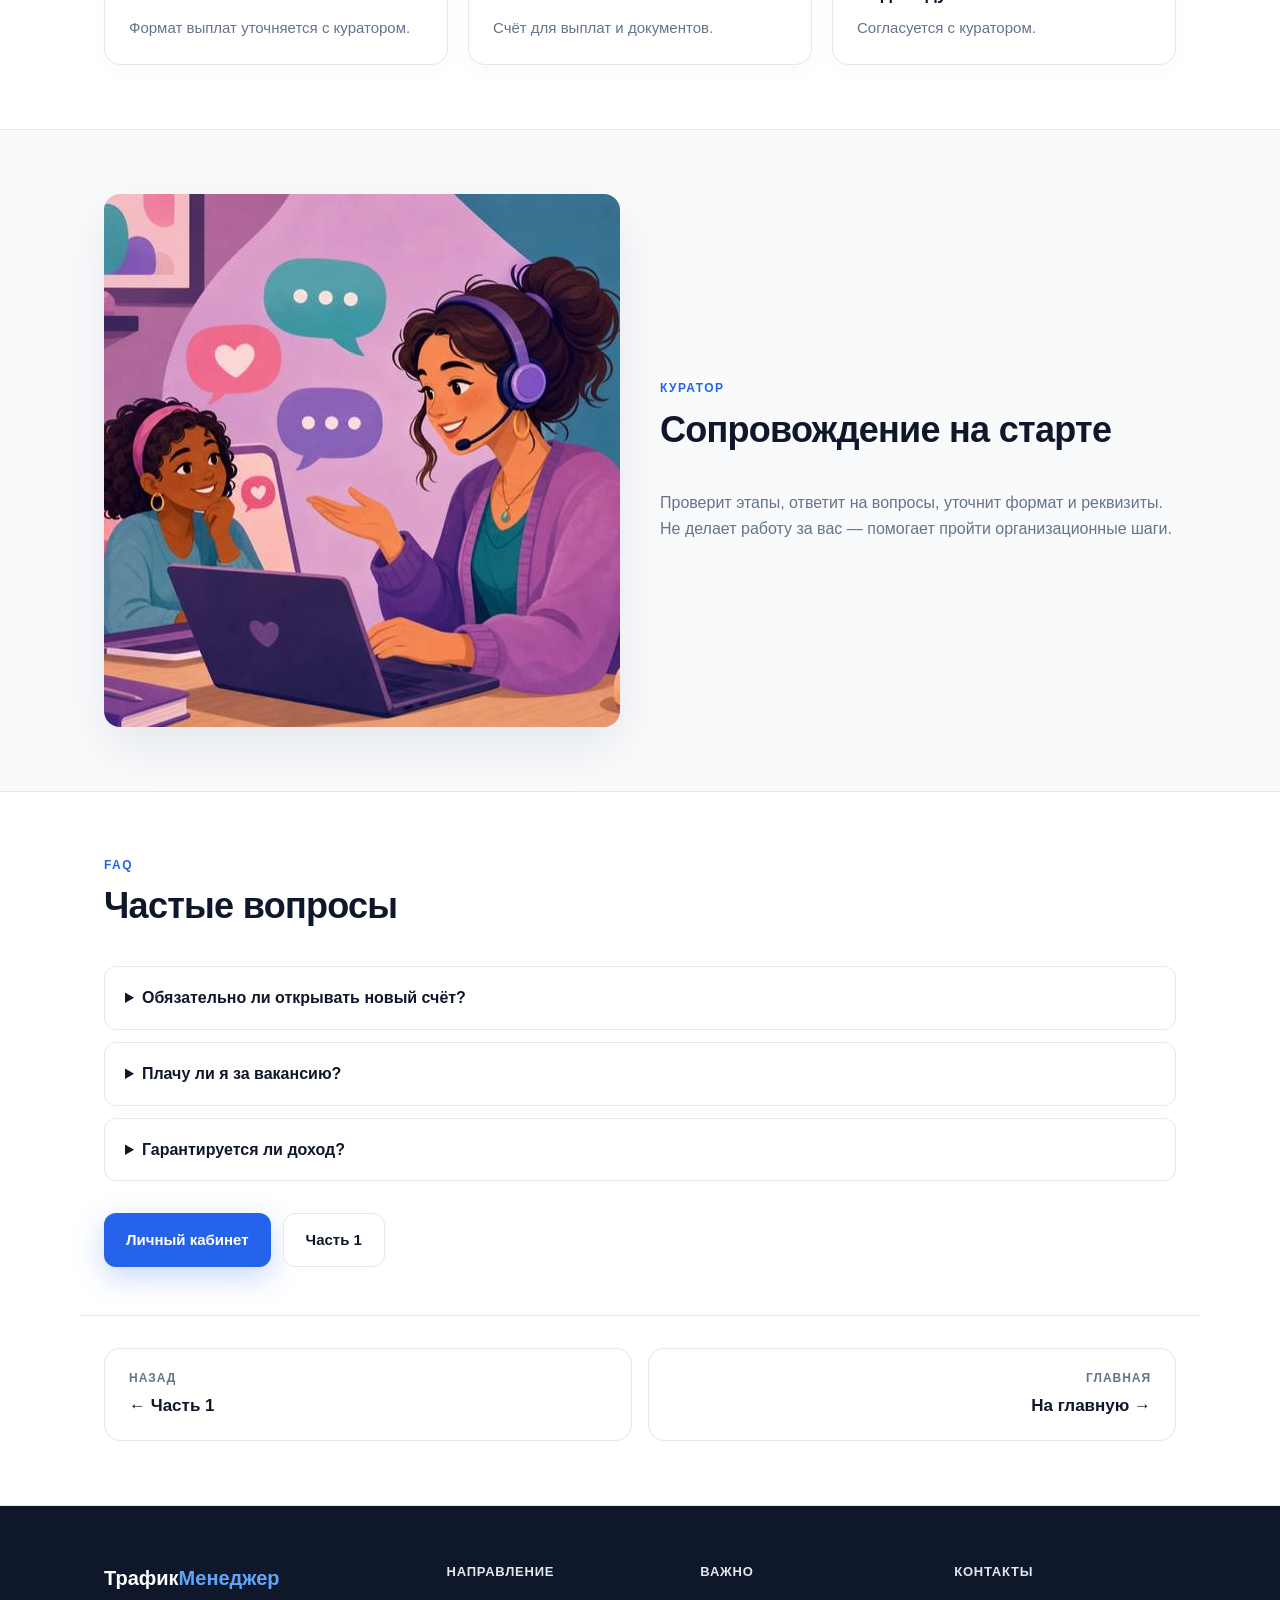
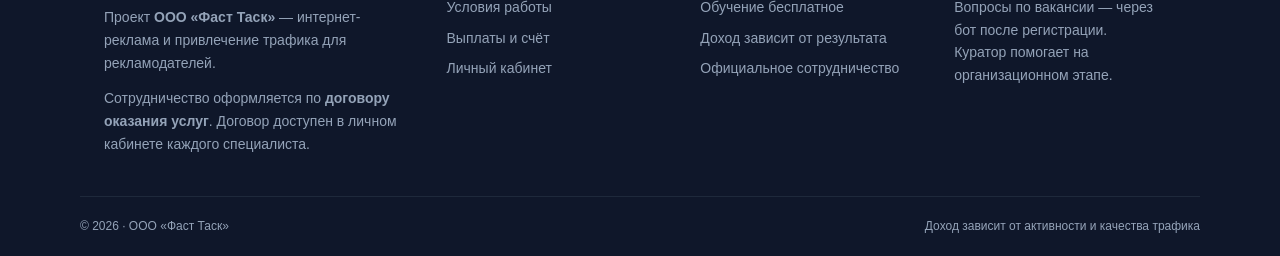
<file: chast-2.html>
<!DOCTYPE html><html lang="ru"><head>
<meta charset="UTF-8"/><meta name="viewport" content="width=device-width,initial-scale=1"/>
<title>Часть 2</title><link rel="preload" as="image" href="assets/p2-official.jpg" fetchpriority="high"/>
<link rel="stylesheet" href="styles.css?v=5"/>
</head><body><nav class="nav"><div class="container nav-inner">
 <a class="logo" href="index.html">Трафик<span>Менеджер</span></a>
 <div class="nav-links">
  <a href="index.html">Главная</a>
  <a href="chast-1.html">Часть 1</a>
  <a href="chast-2.html" class='active'>Часть 2</a>
  <a href="cabinet.html" class="cabinet-link">Личный кабинет</a>
 </div>
</div></nav>
<section class="hero"><div class="container hero-grid">
 <div>
  <div class="badges"><span class="badge">Часть 2 из 2</span><span class="badge">Организация</span></div>
  <h1>Официальное сотрудничество, выплаты и расчётный счёт</h1>
  <p class="lead">После знакомства с личным кабинетом — выплаты, расчётный счёт, банк-партнёр и форматы работы.</p>
 </div>
 <img width="800" height="533" fetchpriority="high" decoding="async" class="hero-visual" src="assets/p2-official.jpg" alt=""/>
</div></section>

<section class="section alt"><div class="container split">
 <div>
  <div class="section-head"><div class="label">Официально</div><h2>Прозрачное сотрудничество</h2></div>
  <p style="color:var(--muted)">ООО «Фаст Таск». Сотрудничество по договору оказания услуг — документ в личном кабинете. Прозрачный порядок — для корректных выплат и безопасности обеих сторон.</p>
 </div>
 <img width="800" height="533" decoding="async" src="assets/p2-bank.jpg" alt="Банк"/>
</div></section>

<section class="section"><div class="container">
 <div class="section-head"><div class="label">Выплаты</div><h2>На расчётный счёт</h2></div>
 <div class="grid-3">
  <div class="card has-img"><div class="card-img"><img width="520" height="346" decoding="async" src="assets/thumbs/p1-payment.jpg" alt=""/></div><h3>Получение выплат</h3><p>За подтверждённые заявки по условиям рекламодателя.</p></div>
  <div class="card has-img"><div class="card-img"><img width="520" height="346" loading="lazy" decoding="async" src="assets/thumbs/p2-official.jpg" alt=""/></div><h3>Документы</h3><p>Договор, акты, реквизиты в официальном формате.</p></div>
  <div class="card has-img"><div class="card-img"><img width="520" height="346" loading="lazy" decoding="async" src="assets/thumbs/slide-dashboard.jpg" alt=""/></div><h3>Учёт в кабинете</h3><p>Начисления отображаются в личном кабинете.</p></div>
 </div>
</div></section>

<section class="section alt"><div class="container split">
 <img width="800" height="533" loading="lazy" decoding="async" src="assets/slide-dashboard.jpg" alt="Кабинет"/>
 <div>
  <div class="section-head"><div class="label">Зачем счёт</div><h2>Для чего нужен расчётный счёт</h2></div>
  <ul style="list-style:none;color:var(--muted);font-size:15px">
   <li style="padding:6px 0">— принимать выплаты от компании</li>
   <li style="padding:6px 0">— разделять личные и рабочие поступления</li>
   <li style="padding:6px 0">— реквизиты в документах</li>
  </ul>
 </div>
</div></section>

<section class="section"><div class="container">
 <div class="highlight warn"><h3>Важно: это не оплата за вакансию</h3><p>Обучение бесплатное. Счёт — только для официального сотрудничества, выплат и документооборота.</p></div>
</div></section>

<section class="section alt"><div class="container">
 <div class="section-head"><div class="label">Сценарии</div><h2>Если счёт есть — и если нет</h2></div>
 <div class="grid-2">
  <div class="card has-img"><div class="card-img"><img width="520" height="346" loading="lazy" decoding="async" src="assets/thumbs/p2-curator.jpg" alt=""/></div><h3>Счёт уже открыт</h3><ul><li>Сообщите куратору</li><li>Передайте реквизиты</li><li>Дождитесь инструкций</li></ul></div>
  <div class="card has-img"><div class="card-img"><img width="520" height="346" loading="lazy" decoding="async" src="assets/thumbs/p2-application.jpg" alt=""/></div><h3>Счёта пока нет</h3><ul><li>Ссылка в боте → банк-партнёр</li><li>«Я подал заявку» → куратор</li></ul></div>
 </div>
</div></section>

<section class="section"><div class="container">
 <div class="section-head"><div class="label">Банк-партнёр</div><h2>Подача заявки через нас</h2></div>
 <div class="steps">
  <div class="step"><div class="step-num">1</div><div><h3>Ссылка в боте</h3><p>Переход на страницу банка-партнёра.</p></div></div>
  <div class="step"><div class="step-num">2</div><div><h3>Заявка онлайн</h3><p>Корректные данные, изучите тарифы.</p></div></div>
  <div class="step"><div class="step-num">3</div><div><h3>Куратор</h3><p>«Я подал заявку» в боте — дальнейшие шаги.</p></div></div>
 </div>
 <img width="800" height="533" loading="lazy" decoding="async" src="assets/p2-application.jpg" alt="" style="margin-top:24px;border-radius:16px;width:100%;max-height:320px;object-fit:cover;box-shadow:var(--shadow)"/>
</div></section>

<section class="section alt"><div class="container">
 <div class="section-head"><div class="label">Форматы</div><h2>Варианты работы</h2></div>
 <div class="grid-3">
  <div class="card has-img"><div class="card-img"><img width="520" height="346" loading="lazy" decoding="async" src="assets/thumbs/p2-formats.jpg" alt=""/></div><h3>Самозанятый</h3><p>Формат выплат уточняется с куратором.</p></div>
  <div class="card has-img"><div class="card-img"><img width="520" height="346" loading="lazy" decoding="async" src="assets/thumbs/p2-bank.jpg" alt=""/></div><h3>ИП</h3><p>Счёт для выплат и документов.</p></div>
  <div class="card has-img"><div class="card-img"><img width="520" height="346" loading="lazy" decoding="async" src="assets/thumbs/p2-official.jpg" alt=""/></div><h3>Индивидуально</h3><p>Согласуется с куратором.</p></div>
 </div>
</div></section>

<section class="section"><div class="container split">
 <img width="800" height="533" loading="lazy" decoding="async" src="assets/p2-curator.jpg" alt="Куратор"/>
 <div>
  <div class="section-head"><div class="label">Куратор</div><h2>Сопровождение на старте</h2></div>
  <p style="color:var(--muted)">Проверит этапы, ответит на вопросы, уточнит формат и реквизиты. Не делает работу за вас — помогает пройти организационные шаги.</p>
 </div>
</div></section>

<section class="section alt"><div class="container">
 <div class="section-head"><div class="label">FAQ</div><h2>Частые вопросы</h2></div>
 <div class="faq">
  <details><summary>Обязательно ли открывать новый счёт?</summary><p>Нет. Если счёт есть — сообщите куратору.</p></details>
  <details><summary>Плачу ли я за вакансию?</summary><p>Нет. Обучение бесплатное.</p></details>
  <details><summary>Гарантируется ли доход?</summary><p>Нет. Доход зависит от результата и качества трафика.</p></details>
 </div>
 <div class="cta-row" style="margin-top:32px">
  <a class="btn btn-primary" href="cabinet.html">Личный кабинет</a>
  <a class="btn btn-secondary" href="chast-1.html">Часть 1</a>
 </div>
</div>
<div class="container pager">
 <a href="chast-1.html"><span class="hint">Назад</span><span class="title">← Часть 1</span></a>
 <a href="index.html" style="text-align:right"><span class="hint">Главная</span><span class="title">На главную →</span></a>
</div></section>

<footer class="site-footer"><div class="container footer-grid">
<div><div class="footer-logo">Трафик<span>Менеджер</span></div>
<p class="footer-about">Проект <strong>ООО «Фаст Таск»</strong> — интернет-реклама и привлечение трафика для рекламодателей.</p>
<p class="footer-about" style="margin-top:12px">Сотрудничество оформляется по <strong>договору оказания услуг</strong>. Договор доступен в личном кабинете каждого специалиста.</p></div>
<div><h4>Направление</h4><ul>
<li><a href="chast-1.html">Условия работы</a></li><li><a href="chast-2.html">Выплаты и счёт</a></li><li><a href="cabinet.html">Личный кабинет</a></li></ul></div>
<div><h4>Важно</h4><ul class="plain"><li>Обучение бесплатное</li><li>Доход зависит от результата</li><li>Официальное сотрудничество</li></ul></div>
<div><h4>Контакты</h4><p class="footer-contact">Вопросы по вакансии — через бот после регистрации.<br/>Куратор помогает на организационном этапе.</p></div>
</div><div class="container footer-bottom"><span>© 2026 · ООО «Фаст Таск»</span><span>Доход зависит от активности и качества трафика</span></div></footer>
</body></html>
</file>
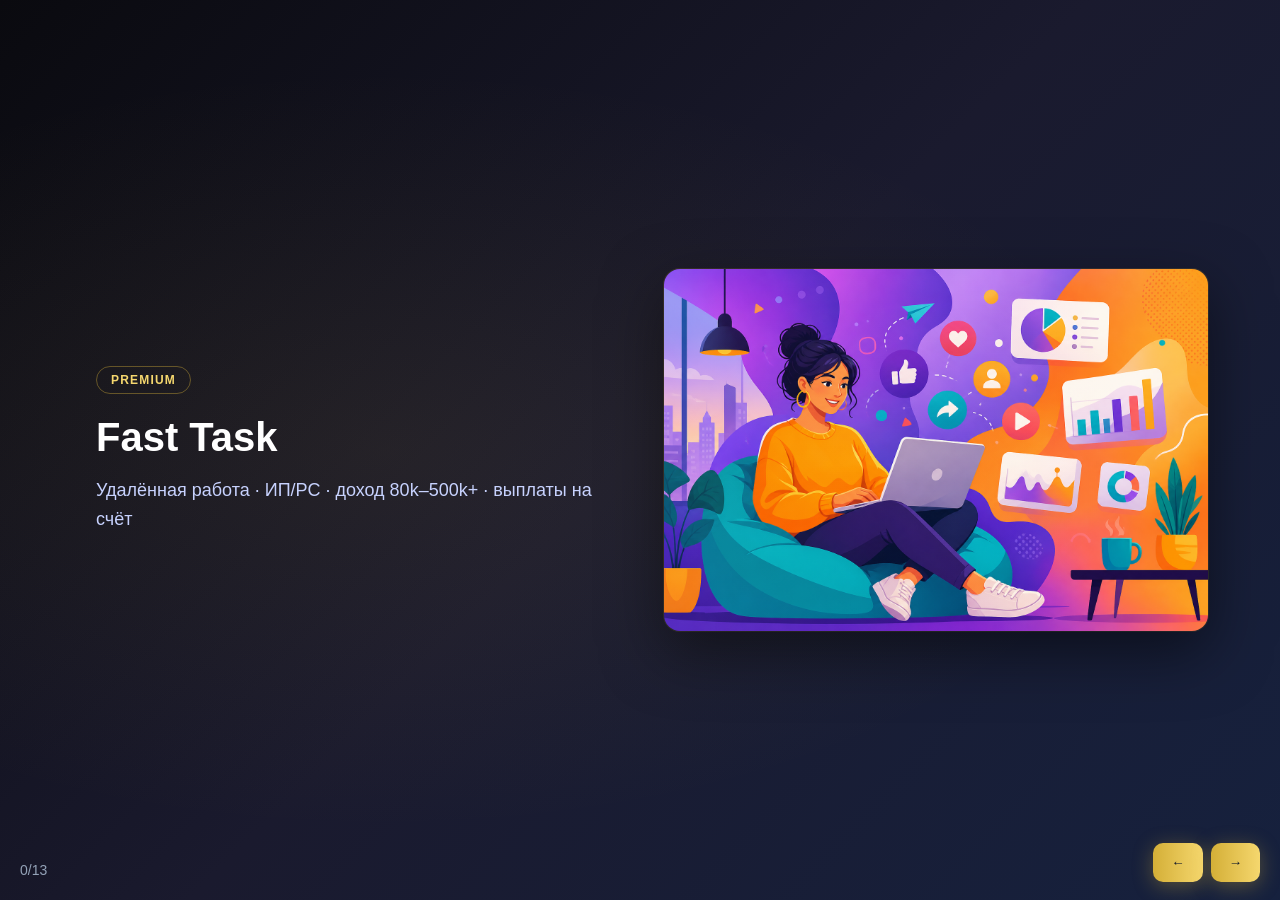
<file: presentation/prezentaciya-premium-1.html>
<!DOCTYPE html><html lang="ru"><head><meta charset="UTF-8"/><meta name="viewport" content="width=device-width,initial-scale=1"/><title>Fast Task Premium 1</title><style>
:root{--gold:#d4af37;--gold2:#f5d76e}
*{box-sizing:border-box;margin:0;padding:0}
body{font-family:-apple-system,BlinkMacSystemFont,sans-serif;height:100vh;overflow:hidden;color:#f1f5f9;background:#0f172a}
.slide{display:none;grid-template-columns:1fr 1fr;gap:32px;min-height:100vh;align-items:stretch;background:#0f172a}
.slide.active{display:grid}
.head{padding:40px 48px 24px;grid-column:1/-1}
.bar{height:4px;background:linear-gradient(90deg,var(--gold),var(--gold2));box-shadow:0 0 20px rgba(212,175,55,.3)}
.content{padding:8px 48px 100px;display:flex;flex-direction:column;justify-content:center}
.kicker{color:var(--gold);font-weight:800;font-size:12px;letter-spacing:.14em;margin-bottom:10px;text-transform:uppercase}
h1{font-size:30px;line-height:1.15;margin-bottom:12px;color:#f1f5f9}
.lead{font-size:17px;color:#94a3b8;line-height:1.55;margin-bottom:18px}
ul{font-size:16px;line-height:1.7;padding-left:18px;color:#cbd5e1}
ul li{margin:6px 0} ul li::marker{color:var(--gold)}
.imgwrap{background:linear-gradient(135deg,#0f172a,#1e293b);display:flex;align-items:center;justify-content:center;padding:24px}
.imgwrap img{width:100%;max-height:78vh;object-fit:cover;border-radius:16px;box-shadow:0 20px 60px rgba(0,0,0,.5),0 0 0 1px rgba(212,175,55,.15)}
.nav{position:fixed;bottom:18px;right:20px;z-index:9;display:flex;gap:8px}
.nav button{border:0;padding:12px 18px;border-radius:10px;color:#0f172a;font-weight:700;cursor:pointer;background:linear-gradient(90deg,var(--gold),var(--gold2));box-shadow:0 4px 20px rgba(212,175,55,.35)}
.counter{position:fixed;bottom:22px;left:20px;color:#94a3b8;font-size:14px}
.cover{display:none;min-height:100vh;background:linear-gradient(135deg,#0a0a0f,#1a1a2e,#16213e);color:#fff;grid-template-columns:1fr 1fr;align-items:center;padding:48px;position:relative}
.cover::before{content:'';position:absolute;inset:0;background:radial-gradient(ellipse at 30% 50%,rgba(212,175,55,.08),transparent 60%);pointer-events:none}
.cover.active{display:grid}
.cover h1{font-size:40px;color:#fff;margin-bottom:16px}
.cover p{font-size:18px;color:#c7d2fe;line-height:1.6}
.cover .badge{display:inline-block;padding:6px 14px;border-radius:20px;border:1px solid rgba(212,175,55,.4);color:var(--gold2);font-size:12px;font-weight:700;letter-spacing:.1em;margin-bottom:20px}
.cta-row{margin-top:22px;display:flex;gap:12px;flex-wrap:wrap}.cta-btn{display:inline-block;padding:14px 22px;border-radius:10px;font-weight:700;text-decoration:none;color:#0f172a;background:linear-gradient(90deg,var(--gold),var(--gold2));box-shadow:0 4px 20px rgba(212,175,55,.35)}</style></head><body><div class="cover active" style="--gold:#d4af37;--gold2:#f5d76e"><div style="padding:48px;position:relative;z-index:1"><div class="badge">PREMIUM</div><h1>Fast Task</h1><p>Удалённая работа · ИП/РС · доход 80k–500k+ · выплаты на счёт</p></div><div class="imgwrap" style="background:transparent"><img src="assets/p1-welcome.png" alt="cover"/></div></div><div class="slide" style="--gold:#d4af37;--gold2:#f5d76e"><div class="bar"></div><div class="head"><div class="kicker">СЛАЙД 1</div><h1>Добро пожаловать в Fast Task</h1></div><div class="content"><p class="lead">Ознакомительная презентация: компания, роль и доход.</p><ul><li>Fast Task — удалённая работа трафик-менеджером</li><li>Официальное оформление ИП или расчётный счёт</li><li>Старт от 80 000 ₽, рост до 500 000+ ₽</li><li>Еженедельные и ежемесячные выплаты на счёт</li></ul></div><div class="imgwrap"><img src="assets/p1-welcome.png" alt=""/></div></div><div class="slide" style="--gold:#c9a227;--gold2:#e8c547"><div class="bar"></div><div class="head"><div class="kicker">СЛАЙД 2</div><h1>Fast Task — кто мы</h1></div><div class="content"><p class="lead">Компания в digital-маркетинге и привлечении трафика.</p><ul><li>Работаем с рекламодателями и целевой аудиторией</li><li>Прозрачные условия и сопровождение куратором</li><li>Серьёзный формат удалённой занятости</li></ul></div><div class="imgwrap"><img src="assets/p1-company.png" alt=""/></div></div><div class="slide" style="--gold:#b8860b;--gold2:#daa520"><div class="bar"></div><div class="head"><div class="kicker">СЛАЙД 3</div><h1>Серьёзная удалённая работа</h1></div><div class="content"><p class="lead">Не разовая подработка — системная работа с результатом.</p><ul><li>Из любой точки России, полностью онлайн</li><li>Гибкий график при регулярной активности</li><li>Доход зависит от качества трафика и дисциплины</li></ul></div><div class="imgwrap"><img src="assets/p1-schedule.png" alt=""/></div></div><div class="slide" style="--gold:#d4af37;--gold2:#cd9b1d"><div class="bar"></div><div class="head"><div class="kicker">СЛАЙД 4</div><h1>Кто такой трафик-менеджер</h1></div><div class="content"><p class="lead">Специалист, который привлекает целевую аудиторию из интернета.</p><ul><li>Выбор источников трафика</li><li>Размещение рекламных материалов</li><li>Персональные ссылки и учёт заявок</li></ul></div><div class="imgwrap"><img src="assets/p1-manager.png" alt=""/></div></div><div class="slide" style="--gold:#f5d76e;--gold2:#d4af37"><div class="bar"></div><div class="head"><div class="kicker">СЛАЙД 5</div><h1>Ваши задачи</h1></div><div class="content"><p class="lead">Ежедневный цикл работы:</p><ul><li>Изучать рекламные офферы</li><li>Размещать материалы в источниках</li><li>Отслеживать переходы и заявки</li><li>Корректировать стратегию по данным</li></ul></div><div class="imgwrap"><img src="assets/slide-workflow.png" alt=""/></div></div><div class="slide" style="--gold:#c9a227;--gold2:#f5d76e"><div class="bar"></div><div class="head"><div class="kicker">СЛАЙД 6</div><h1>Схема работы</h1></div><div class="content"><p class="lead">От источника до выплаты — понятная цепочка.</p><ul><li>Источник трафика → рекламный материал</li><li>Персональная ссылка → переход пользователя</li><li>Заявка в системе → подтверждение → начисление</li></ul></div><div class="imgwrap"><img src="assets/p1-flow.png" alt=""/></div></div><div class="slide" style="--gold:#daa520;--gold2:#d4af37"><div class="bar"></div><div class="head"><div class="kicker">СЛАЙД 7</div><h1>Источники трафика</h1></div><div class="content"><p class="lead">Откуда привлекается аудитория:</p><ul><li>Соцсети и мессенджеры</li><li>Группы, чаты и сообщества</li><li>Доски объявлений и площадки с вакансиями</li></ul></div><div class="imgwrap"><img src="assets/p1-sources.png" alt=""/></div></div><div class="slide" style="--gold:#e8c547;--gold2:#b8860b"><div class="bar"></div><div class="head"><div class="kicker">СЛАЙД 8</div><h1>Обучение</h1></div><div class="content"><p class="lead">Опыт не обязателен — есть бесплатное обучение.</p><ul><li>Что такое трафик и персональные ссылки</li><li>Как выбирать источники</li><li>Как читать статистику в кабинете</li></ul></div><div class="imgwrap"><img src="assets/p1-training.png" alt=""/></div></div><div class="slide" style="--gold:#d4af37;--gold2:#c9a227"><div class="bar"></div><div class="head"><div class="kicker">СЛАЙД 9</div><h1>Официальное сотрудничество (ИП/РС)</h1></div><div class="content"><p class="lead">Работаем официально: ИП или расчётный счёт.</p><ul><li>ИП — индивидуальный предприниматель</li><li>РС — расчётный счёт для выплат</li><li>Прозрачный документооборот</li></ul></div><div class="imgwrap"><img src="assets/p2-official.png" alt=""/></div></div><div class="slide" style="--gold:#f5d76e;--gold2:#daa520"><div class="bar"></div><div class="head"><div class="kicker">СЛАЙД 10</div><h1>Оплата за результат</h1></div><div class="content"><p class="lead">Оплата за подтверждённый результат, а не за «присутствие».</p><ul><li>Подтверждённые заявки и целевые действия</li><li>Качество трафика и условия оффера</li><li>Учёт только проверенных результатов</li></ul></div><div class="imgwrap"><img src="assets/p1-payment.png" alt=""/></div></div><div class="slide" style="--gold:#c9a227;--gold2:#d4af37"><div class="bar"></div><div class="head"><div class="kicker">СЛАЙД 11</div><h1>Стартовый уровень — от 80 000 ₽</h1></div><div class="content"><p class="lead">При активной работе на старте — ориентир от 80 000 ₽.</p><ul><li>Первые недели — обучение и практика</li><li>Первые размещения и заявки</li><li>Реальный доход при регулярной работе</li></ul></div><div class="imgwrap"><img src="assets/p1-payment.png" alt=""/></div></div><div class="slide" style="--gold:#daa520;--gold2:#f5d76e"><div class="bar"></div><div class="head"><div class="kicker">СЛАЙД 12</div><h1>Рост и максимум дохода</h1></div><div class="content"><p class="lead">150–300 000 ₽ с опытом; сильные специалисты — 300–500 000+ ₽.</p><ul><li>150 000 – 300 000 ₽ — стабильная работа и навык</li><li>300 000 – 500 000+ ₽ — масштаб и высокая конверсия</li><li>Потолок зависит от системности и качества</li></ul></div><div class="imgwrap"><img src="assets/p1-growth.png" alt=""/></div></div><div class="slide" style="--gold:#d4af37;--gold2:#f5d76e"><div class="bar"></div><div class="head"><div class="kicker">СЛАЙД 13</div><h1>Выплаты на расчётный счёт</h1></div><div class="content"><p class="lead">Еженедельно или ежемесячно — на ваш счёт в банке.</p><ul><li>Еженедельные выплаты при стабильном результате</li><li>Ежемесячные — по согласованию с куратором</li><li>Официальные переводы, прозрачная история</li></ul><div class="cta-row"><a class="cta-btn" href="prezentaciya-premium-2.html">Далее: регистрация и старт →</a></div></div><div class="imgwrap"><img src="assets/p2-bank.png" alt=""/></div></div><div class="counter"><span id="n">0</span>/13</div><div class="nav"><button onclick="go(-1)">←</button><button onclick="go(1)">→</button></div><script>const items=[...document.querySelectorAll(".cover,.slide")];let i=0;function show(){items.forEach((e,j)=>e.classList.toggle('active',j===i));document.getElementById("n").textContent=Math.max(0,i);}function go(d){i=(i+d+items.length)%items.length;show()}document.onkeydown=e=>{if(["ArrowRight"," "].includes(e.key))go(1);if(e.key==="ArrowLeft")go(-1)};show();</script></body></html>
</file>
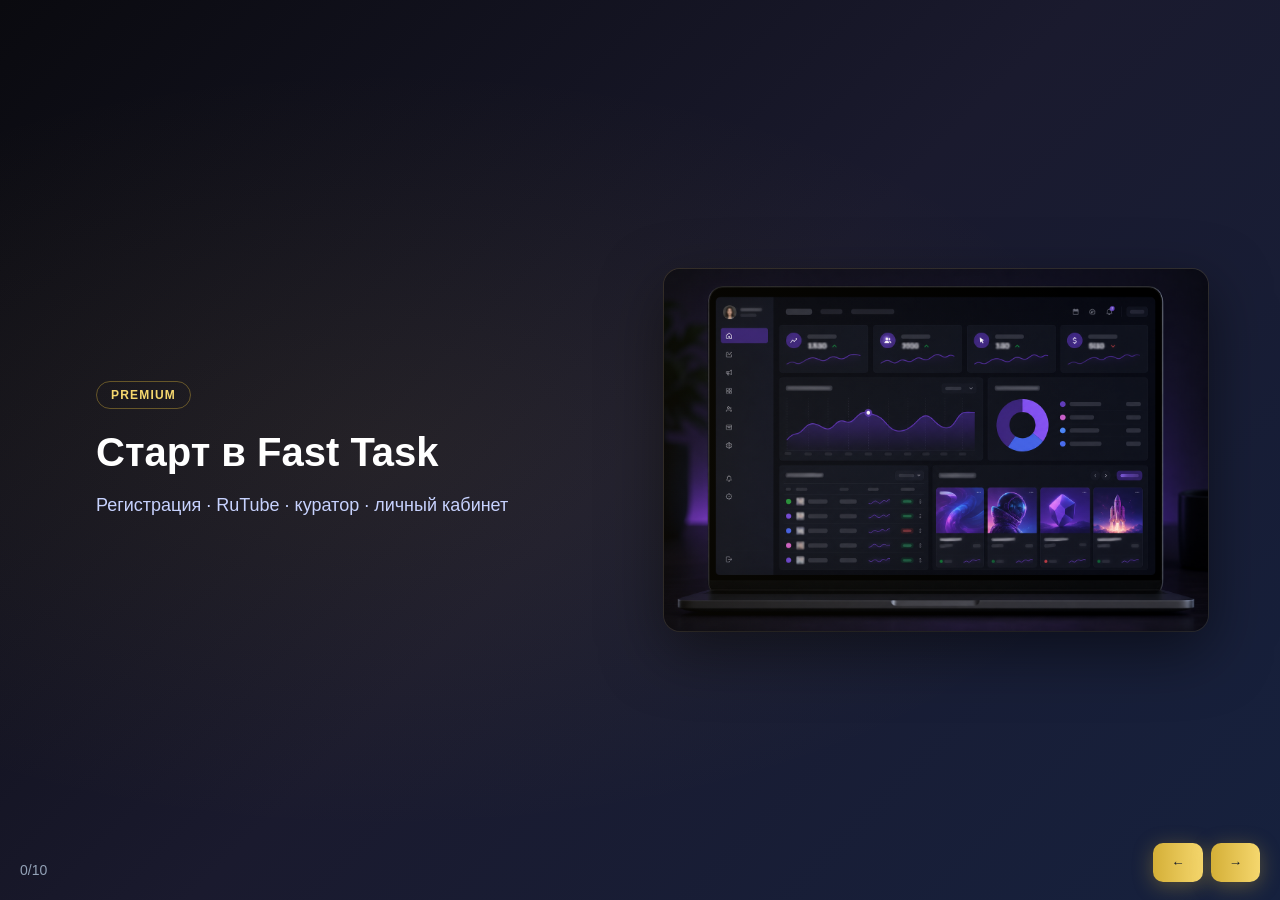
<file: presentation/prezentaciya-premium-2.html>
<!DOCTYPE html><html lang="ru"><head><meta charset="UTF-8"/><meta name="viewport" content="width=device-width,initial-scale=1"/><title>Fast Task Premium 2</title><style>
:root{--gold:#d4af37;--gold2:#f5d76e}
*{box-sizing:border-box;margin:0;padding:0}
body{font-family:-apple-system,BlinkMacSystemFont,sans-serif;height:100vh;overflow:hidden;color:#f1f5f9;background:#0f172a}
.slide{display:none;grid-template-columns:1fr 1fr;gap:32px;min-height:100vh;align-items:stretch;background:#0f172a}
.slide.active{display:grid}
.head{padding:40px 48px 24px;grid-column:1/-1}
.bar{height:4px;background:linear-gradient(90deg,var(--gold),var(--gold2));box-shadow:0 0 20px rgba(212,175,55,.3)}
.content{padding:8px 48px 100px;display:flex;flex-direction:column;justify-content:center}
.kicker{color:var(--gold);font-weight:800;font-size:12px;letter-spacing:.14em;margin-bottom:10px;text-transform:uppercase}
h1{font-size:30px;line-height:1.15;margin-bottom:12px;color:#f1f5f9}
.lead{font-size:17px;color:#94a3b8;line-height:1.55;margin-bottom:18px}
ul{font-size:16px;line-height:1.7;padding-left:18px;color:#cbd5e1}
ul li{margin:6px 0} ul li::marker{color:var(--gold)}
.imgwrap{background:linear-gradient(135deg,#0f172a,#1e293b);display:flex;align-items:center;justify-content:center;padding:24px}
.imgwrap img{width:100%;max-height:78vh;object-fit:cover;border-radius:16px;box-shadow:0 20px 60px rgba(0,0,0,.5),0 0 0 1px rgba(212,175,55,.15)}
.nav{position:fixed;bottom:18px;right:20px;z-index:9;display:flex;gap:8px}
.nav button{border:0;padding:12px 18px;border-radius:10px;color:#0f172a;font-weight:700;cursor:pointer;background:linear-gradient(90deg,var(--gold),var(--gold2));box-shadow:0 4px 20px rgba(212,175,55,.35)}
.counter{position:fixed;bottom:22px;left:20px;color:#94a3b8;font-size:14px}
.cover{display:none;min-height:100vh;background:linear-gradient(135deg,#0a0a0f,#1a1a2e,#16213e);color:#fff;grid-template-columns:1fr 1fr;align-items:center;padding:48px;position:relative}
.cover::before{content:'';position:absolute;inset:0;background:radial-gradient(ellipse at 30% 50%,rgba(212,175,55,.08),transparent 60%);pointer-events:none}
.cover.active{display:grid}
.cover h1{font-size:40px;color:#fff;margin-bottom:16px}
.cover p{font-size:18px;color:#c7d2fe;line-height:1.6}
.cover .badge{display:inline-block;padding:6px 14px;border-radius:20px;border:1px solid rgba(212,175,55,.4);color:var(--gold2);font-size:12px;font-weight:700;letter-spacing:.1em;margin-bottom:20px}
.cta-row{margin-top:22px;display:flex;gap:12px;flex-wrap:wrap}.cta-btn{display:inline-block;padding:14px 22px;border-radius:10px;font-weight:700;text-decoration:none;color:#0f172a;background:linear-gradient(90deg,var(--gold),var(--gold2));box-shadow:0 4px 20px rgba(212,175,55,.35)}</style></head><body><div class="cover active" style="--gold:#d4af37;--gold2:#f5d76e"><div style="padding:48px;position:relative;z-index:1"><div class="badge">PREMIUM</div><h1>Старт в Fast Task</h1><p>Регистрация · RuTube · куратор · личный кабинет</p></div><div class="imgwrap" style="background:transparent"><img src="assets/slide-dashboard.png" alt="cover"/></div></div><div class="slide" style="--gold:#d4af37;--gold2:#f5d76e"><div class="bar"></div><div class="head"><div class="kicker">СЛАЙД 1</div><h1>Регистрация в личном кабинете</h1></div><div class="content"><p class="lead">Создайте аккаунт на fast-task-lk.ru/register</p><ul><li>Перейдите: https://fast-task-lk.ru/register</li><li>Заполните форму и подтвердите email</li><li>Войдите в личный кабинет Fast Task</li></ul></div><div class="imgwrap"><img src="assets/p2-application.png" alt=""/></div></div><div class="slide" style="--gold:#c9a227;--gold2:#e8c547"><div class="bar"></div><div class="head"><div class="kicker">СЛАЙД 2</div><h1>Видео в ЛК на RuTube</h1></div><div class="content"><p class="lead">Обучающие материалы — в кабинете, на RuTube.</p><ul><li>Видеоуроки по работе с трафиком</li><li>Инструкции по размещению</li><li>Разбор типичных ошибок новичков</li></ul></div><div class="imgwrap"><img src="assets/p1-training.png" alt=""/></div></div><div class="slide" style="--gold:#b8860b;--gold2:#daa520"><div class="bar"></div><div class="head"><div class="kicker">СЛАЙД 3</div><h1>Напишите куратору (ИП да/нет)</h1></div><div class="content"><p class="lead">Сообщите куратору статус по ИП.</p><ul><li>ИП уже есть — укажите реквизиты</li><li>ИП нет — куратор подскажет порядок</li><li>Вопросы по оформлению — в чат куратору</li></ul></div><div class="imgwrap"><img src="assets/p2-curator.png" alt=""/></div></div><div class="slide" style="--gold:#d4af37;--gold2:#cd9b1d"><div class="bar"></div><div class="head"><div class="kicker">СЛАЙД 4</div><h1>Публичная оферта</h1></div><div class="content"><p class="lead">Ознакомьтесь с условиями сотрудничества.</p><ul><li>Публичная оферта в личном кабинете</li><li>Права и обязанности сторон</li><li>Порядок выплат и учёта результата</li></ul></div><div class="imgwrap"><img src="assets/p2-official.png" alt=""/></div></div><div class="slide" style="--gold:#f5d76e;--gold2:#d4af37"><div class="bar"></div><div class="head"><div class="kicker">СЛАЙД 5</div><h1>Обучение перед стартом</h1></div><div class="content"><p class="lead">Бесплатное обучение — обязательный этап для новичков.</p><ul><li>Видео на RuTube и текстовые инструкции</li><li>Разбор источников трафика</li><li>Правила размещения материалов</li></ul></div><div class="imgwrap"><img src="assets/p1-training.png" alt=""/></div></div><div class="slide" style="--gold:#c9a227;--gold2:#f5d76e"><div class="bar"></div><div class="head"><div class="kicker">СЛАЙД 6</div><h1>Функции личного кабинета</h1></div><div class="content"><p class="lead">Всё необходимое для работы — в одном месте.</p><ul><li>Дашборд с обзором результатов</li><li>Генерация и копирование ссылок</li><li>Отчёты по заявкам и выплатам</li></ul></div><div class="imgwrap"><img src="assets/slide-dashboard.png" alt=""/></div></div><div class="slide" style="--gold:#daa520;--gold2:#d4af37"><div class="bar"></div><div class="head"><div class="kicker">СЛАЙД 7</div><h1>Персональные ссылки</h1></div><div class="content"><p class="lead">У каждого оффера — ваша уникальная ссылка.</p><ul><li>Ссылка привязана к вашему аккаунту</li><li>Статистика переходов в реальном времени</li><li>Копирование в один клик</li></ul></div><div class="imgwrap"><img src="assets/slide-personal-link.png" alt=""/></div></div><div class="slide" style="--gold:#e8c547;--gold2:#b8860b"><div class="bar"></div><div class="head"><div class="kicker">СЛАЙД 8</div><h1>Выплаты в кабинете</h1></div><div class="content"><p class="lead">История начислений и статус выплат.</p><ul><li>Подтверждённые заявки и суммы</li><li>График выплат: еженедельно / ежемесячно</li><li>Перевод на расчётный счёт</li></ul></div><div class="imgwrap"><img src="assets/p2-bank.png" alt=""/></div></div><div class="slide" style="--gold:#d4af37;--gold2:#c9a227"><div class="bar"></div><div class="head"><div class="kicker">СЛАЙД 9</div><h1>Следующие шаги</h1></div><div class="content"><p class="lead">Краткий чек-лист перед стартом:</p><ul><li>Регистрация на fast-task-lk.ru/register</li><li>Просмотр видео на RuTube в ЛК</li><li>Сообщение куратору про ИП</li><li>Выбор оффера и первое размещение</li></ul></div><div class="imgwrap"><img src="assets/p1-next.png" alt=""/></div></div><div class="slide" style="--gold:#f5d76e;--gold2:#daa520"><div class="bar"></div><div class="head"><div class="kicker">СЛАЙД 10</div><h1>Начните работу</h1></div><div class="content"><p class="lead">Готовы? Зарегистрируйтесь и сделайте первый шаг сегодня.</p><ul><li>https://fast-task-lk.ru/register</li><li>Видео в кабинете → куратор → оффер</li><li>Fast Task ждёт ответственных трафик-менеджеров</li></ul><div class="cta-row"><a class="cta-btn" href="https://fast-task-lk.ru/register" target="_blank" rel="noopener">Зарегистрироваться в ЛК →</a><a class="cta-btn" href="https://fast-task-lk.ru/login" target="_blank" rel="noopener" style="background:transparent;border:2px solid var(--gold);color:var(--gold2)">Уже есть аккаунт</a></div></div><div class="imgwrap"><img src="assets/p2-application.png" alt=""/></div></div><div class="counter"><span id="n">0</span>/10</div><div class="nav"><button onclick="go(-1)">←</button><button onclick="go(1)">→</button></div><script>const items=[...document.querySelectorAll(".cover,.slide")];let i=0;function show(){items.forEach((e,j)=>e.classList.toggle('active',j===i));document.getElementById("n").textContent=Math.max(0,i);}function go(d){i=(i+d+items.length)%items.length;show()}document.onkeydown=e=>{if(["ArrowRight"," "].includes(e.key))go(1);if(e.key==="ArrowLeft")go(-1)};show();</script></body></html>
</file>
<file: styles.css>
:root{
  --bg:#f8fafc;--surface:#fff;--ink:#0f172a;--muted:#64748b;--line:#e2e8f0;
  --blue:#2563eb;--blue-soft:#dbeafe;--teal:#0d9488;--teal-soft:#ccfbf1;
  --navy:#0f172a;--radius:16px;--shadow:0 20px 50px rgba(15,23,42,.08);
}
*{box-sizing:border-box;margin:0;padding:0}
html{scroll-behavior:smooth}
body{font-family:-apple-system,BlinkMacSystemFont,"Segoe UI",sans-serif;background:var(--bg);color:var(--ink);line-height:1.6}
a{color:inherit;text-decoration:none}
img{max-width:100%;display:block}
.container{max-width:1120px;margin:0 auto;padding:0 24px}
.nav{position:sticky;top:0;z-index:50;background:rgba(255,255,255,.9);backdrop-filter:blur(12px);border-bottom:1px solid var(--line)}
.nav-inner{display:flex;align-items:center;justify-content:space-between;height:64px}
.logo{font-weight:800;font-size:18px;letter-spacing:-.02em}
.logo span{color:var(--blue)}
.nav-links{display:flex;gap:8px;flex-wrap:wrap}
.nav-links a{padding:8px 14px;border-radius:999px;font-size:14px;font-weight:600;color:var(--muted)}
.nav-links a.active,.nav-links a:hover{background:var(--blue-soft);color:var(--blue)}
.hero{padding:72px 0 56px;background:linear-gradient(180deg,#eef2ff 0%,var(--bg) 100%)}
.hero-grid{display:grid;grid-template-columns:1.1fr .9fr;gap:48px;align-items:center}
.hero h1{font-size:clamp(32px,5vw,48px);line-height:1.1;letter-spacing:-.03em;margin-bottom:16px}
.hero .lead{font-size:18px;color:var(--muted);max-width:560px;margin-bottom:28px}
.badges{display:flex;flex-wrap:wrap;gap:10px;margin-bottom:28px}
.badge{background:#fff;border:1px solid var(--line);padding:8px 14px;border-radius:999px;font-size:13px;font-weight:600;color:var(--muted)}
.cta-row{display:flex;flex-wrap:wrap;gap:12px}
.btn{display:inline-flex;align-items:center;justify-content:center;padding:14px 22px;border-radius:12px;font-weight:700;font-size:15px;border:0;cursor:pointer}
.btn-primary{background:var(--blue);color:#fff;box-shadow:0 10px 30px rgba(37,99,235,.25)}
.btn-secondary{background:#fff;border:1px solid var(--line);color:var(--ink)}
.hero-visual{border-radius:20px;overflow:hidden;box-shadow:var(--shadow);aspect-ratio:4/3;object-fit:cover;width:100%}
.section{padding:64px 0}
.section.alt{background:#fff;border-block:1px solid var(--line)}
.section-head{max-width:720px;margin-bottom:40px}
.section-head .label{font-size:12px;font-weight:800;letter-spacing:.12em;text-transform:uppercase;color:var(--blue);margin-bottom:10px}
.section-head h2{font-size:clamp(26px,4vw,36px);line-height:1.15;letter-spacing:-.02em;margin-bottom:12px}
.section-head p{color:var(--muted);font-size:17px}
.grid-2{display:grid;grid-template-columns:repeat(2,1fr);gap:24px}
.grid-3{display:grid;grid-template-columns:repeat(3,1fr);gap:20px}
.card{background:var(--surface);border:1px solid var(--line);border-radius:var(--radius);padding:24px;box-shadow:0 4px 20px rgba(15,23,42,.03)}
.card h3{font-size:18px;margin-bottom:8px}
.card p,.card li{color:var(--muted);font-size:15px}
.card ul{padding-left:0;list-style:none;margin-top:12px}
.card li{padding:6px 0 6px 20px;position:relative}
.card li::before{content:"";position:absolute;left:0;top:14px;width:8px;height:8px;border-radius:50%;background:var(--blue)}
.split{display:grid;grid-template-columns:1fr 1fr;gap:40px;align-items:center}
.split img{border-radius:var(--radius);box-shadow:var(--shadow);width:100%;aspect-ratio:16/10;object-fit:cover}
.flow{display:flex;flex-wrap:wrap;gap:12px;align-items:center;margin:20px 0}
.flow span{background:var(--navy);color:#fff;padding:10px 16px;border-radius:10px;font-size:14px;font-weight:600}
.flow .arrow{color:var(--muted);font-size:20px}
.steps{counter-reset:step}
.step{display:grid;grid-template-columns:56px 1fr;gap:20px;padding:24px 0;border-bottom:1px solid var(--line)}
.step:last-child{border:0}
.step-num{width:56px;height:56px;border-radius:14px;background:var(--blue-soft);color:var(--blue);display:flex;align-items:center;justify-content:center;font-weight:800;font-size:18px}
.step h3{margin-bottom:6px;font-size:18px}
.step p{color:var(--muted);font-size:15px}
.highlight{background:linear-gradient(135deg,#0f172a,#1e3a5f);color:#fff;border-radius:20px;padding:40px;margin:48px 0}
.highlight h3{font-size:22px;margin-bottom:12px}
.highlight p{color:#cbd5e1;font-size:16px}
.highlight.warn{background:linear-gradient(135deg,#7c2d12,#9a3412)}
.faq details{background:#fff;border:1px solid var(--line);border-radius:12px;padding:18px 20px;margin-bottom:12px}
.faq summary{font-weight:700;cursor:pointer}
.faq p{margin-top:12px;color:var(--muted);font-size:15px}
.footer{padding:40px 0;color:var(--muted);font-size:14px;border-top:1px solid var(--line)}
.pager{display:flex;justify-content:space-between;gap:16px;margin-top:48px;padding-top:32px;border-top:1px solid var(--line)}
.pager a{display:flex;flex-direction:column;gap:4px;padding:20px 24px;border-radius:var(--radius);border:1px solid var(--line);background:#fff;flex:1;transition:box-shadow .15s}
.pager a:hover{box-shadow:var(--shadow)}
.pager .hint{font-size:12px;color:var(--muted);font-weight:600;text-transform:uppercase;letter-spacing:.08em}
.pager .title{font-size:17px;font-weight:700}
@media(max-width:900px){.hero-grid,.split,.grid-2,.grid-3{grid-template-columns:1fr}.nav-links{font-size:13px}}

.card-img{height:140px;border-radius:12px;overflow:hidden;margin:-4px -4px 16px}
.card-img img{width:100%;height:100%;object-fit:cover}
.card.has-img{padding-top:16px}
.img-strip{display:grid;grid-template-columns:repeat(4,1fr);gap:16px;margin-top:32px}
.img-strip img{border-radius:12px;height:120px;object-fit:cover;width:100%;box-shadow:0 8px 24px rgba(15,23,42,.08)}
.feature-banner{border-radius:20px;overflow:hidden;margin-top:40px;position:relative;min-height:220px}
.feature-banner img{width:100%;height:280px;object-fit:cover}
.feature-banner .cap{position:absolute;inset:0;background:linear-gradient(90deg,rgba(15,23,42,.85),transparent);display:flex;align-items:center;padding:40px;color:#fff;max-width:60%}
.nav-links a.cabinet-link{background:var(--navy);color:#fff !important}
.nav-links a.cabinet-link:hover{opacity:.9}

.site-footer{background:#0f172a;color:#94a3b8;padding:56px 0 0;margin-top:0}
.footer-grid{display:grid;grid-template-columns:1.4fr 1fr 1fr 1fr;gap:32px;padding-bottom:40px}
.footer-logo{font-size:20px;font-weight:800;color:#fff;margin-bottom:12px}
.footer-logo span{color:#60a5fa}
.footer-about{font-size:14px;line-height:1.65;max-width:360px}
.site-footer h4{color:#e2e8f0;font-size:13px;font-weight:700;margin-bottom:14px;text-transform:uppercase;letter-spacing:.06em}
.site-footer ul{list-style:none}
.site-footer ul li{margin:8px 0;font-size:14px}
.site-footer ul a{color:#94a3b8}
.site-footer ul a:hover{color:#fff}
.footer-contact{font-size:14px;line-height:1.6}
.footer-bottom{border-top:1px solid #1e293b;padding:20px 0;display:flex;flex-wrap:wrap;justify-content:space-between;gap:12px;font-size:12px}
@media(max-width:900px){.footer-grid{grid-template-columns:1fr 1fr}}
@media(max-width:600px){.footer-grid{grid-template-columns:1fr}}

.card-img img,.hero-visual,.split img{object-fit:cover}
.hero-visual{background:#e2e8f0}
.card-img{background:#e2e8f0}
</file>
